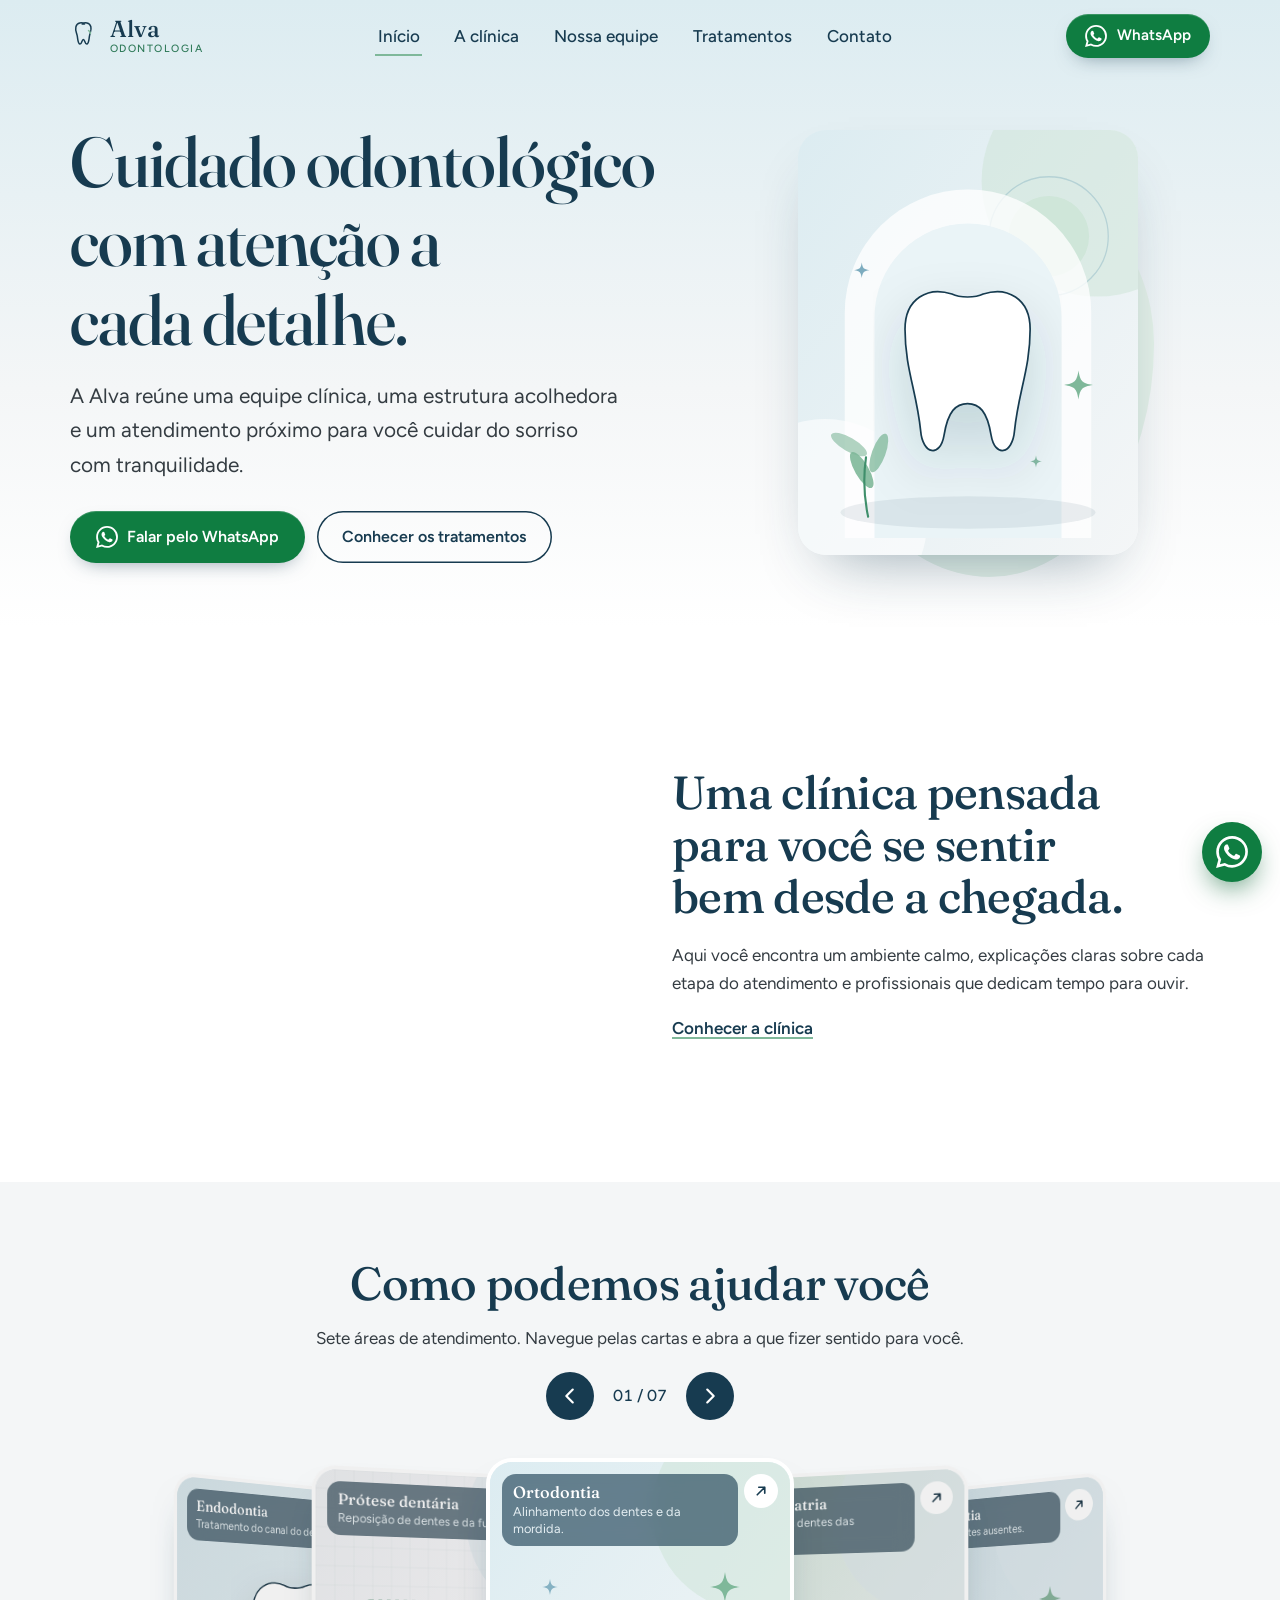
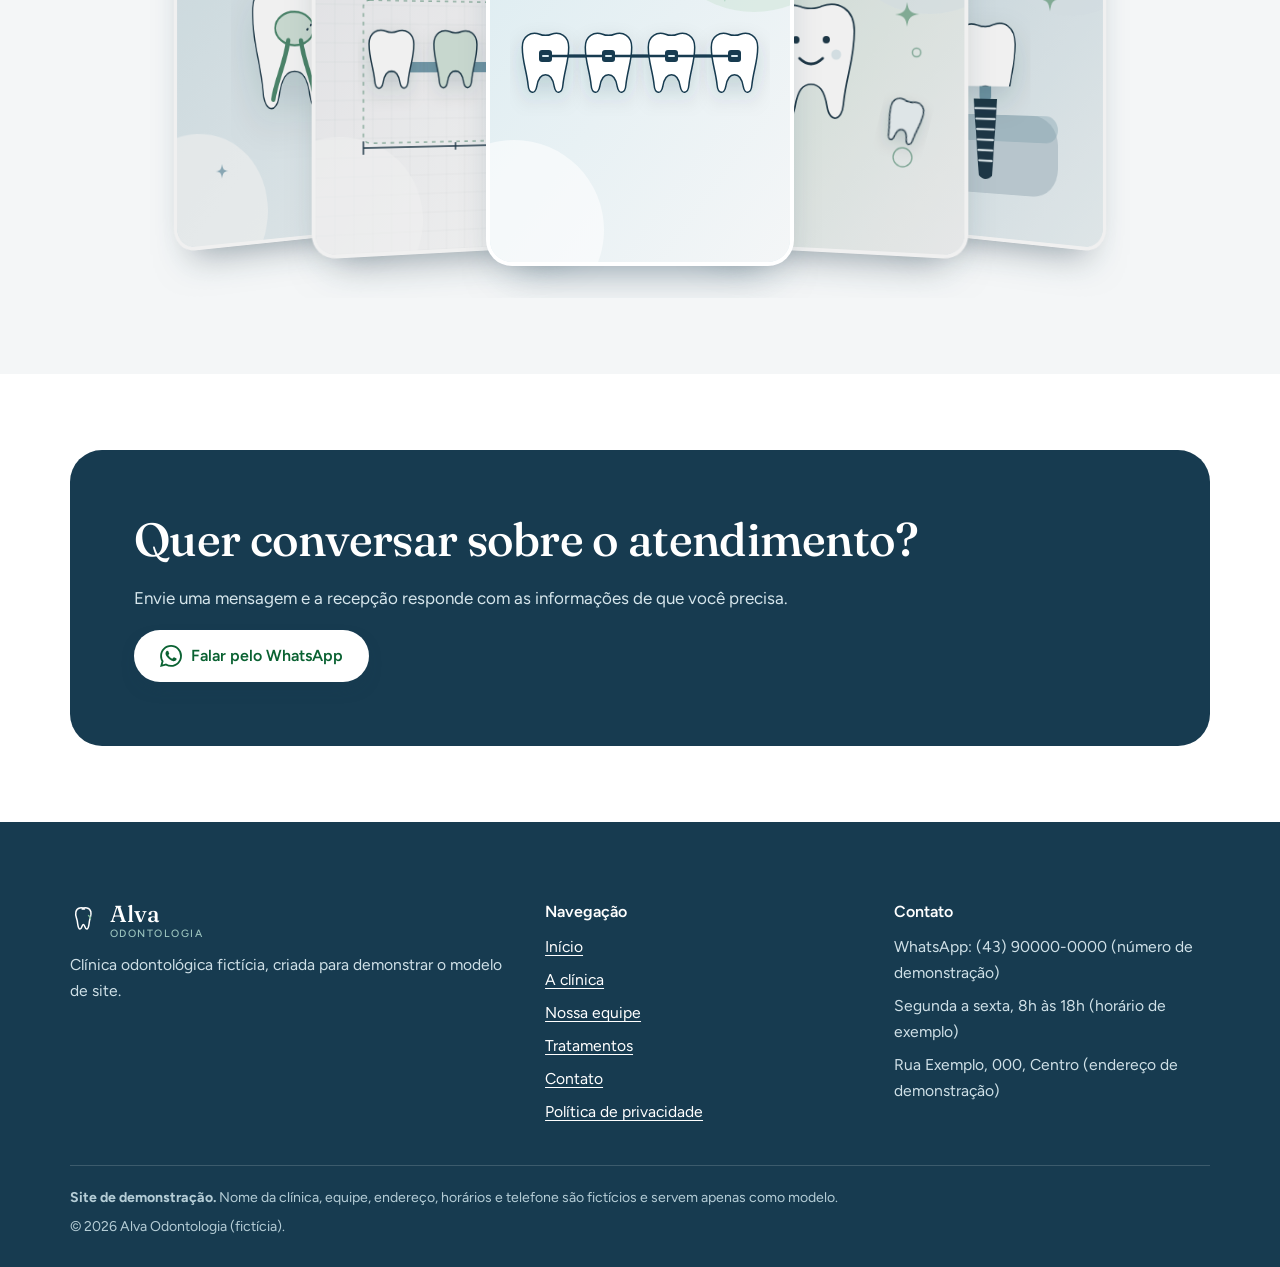
<file: index.html>
<!doctype html>
<html lang="pt-BR">
<head>
<meta charset="utf-8">
<meta name="viewport" content="width=device-width,initial-scale=1,viewport-fit=cover">
<title>Alva Odontologia | Clínica odontológica</title>
<meta name="description" content="Clínica odontológica com equipe especializada e atendimento acolhedor. Conheça a estrutura, os dentistas e os tratamentos, e fale pelo WhatsApp.">
<!-- DEMONSTRAÇÃO: remova a linha abaixo e o Disallow do robots.txt ao publicar o site real. -->
<meta name="robots" content="noindex,nofollow">
<meta name="theme-color" content="#FFFFFF">
<meta property="og:type" content="website">
<meta property="og:title" content="Alva Odontologia | Clínica odontológica">
<meta property="og:description" content="Clínica odontológica com equipe especializada e atendimento acolhedor. Conheça a estrutura, os dentistas e os tratamentos, e fale pelo WhatsApp.">
<meta property="og:image" content="img/og.png">
<meta property="og:locale" content="pt_BR">
<link rel="icon" href="img/favicon.svg" type="image/svg+xml">
<link rel="preconnect" href="https://fonts.googleapis.com"><link rel="preconnect" href="https://fonts.gstatic.com" crossorigin>
<link rel="stylesheet" href="https://fonts.googleapis.com/css2?family=Figtree:wght@400;500;600&family=Fraunces:opsz,wght@9..144,400;9..144,500&display=swap">
<link rel="stylesheet" href="css/site.css">
</head>
<body>
<a class="skip" href="#main">Ir para o conteúdo</a>
<header class="hd"><div class="wrap">
  <a class="logo" href="index.html" aria-label="Alva Odontologia, página inicial"><svg viewBox="0 0 40 50" aria-hidden="true"><path d="M20 3c-4-3-13-3-15 5-1.6 6 1.6 11 2.6 17 .8 5 1 13 4.6 13 3.2 0 3-8 5.8-8s2.600 8 5.800 8c3.600 0 3.800-8 4.600-13 1-6 4.200-11 2.600-17-2-8-11-8-15-5Z" fill="none" stroke="currentColor" stroke-width="2.6" stroke-linejoin="round" transform="translate(0 2) scale(.96)"/><path d="M26 16c2 1 3 3 3 5" stroke="#7FB89A" stroke-width="2.6" stroke-linecap="round" fill="none"/></svg><span>Alva<small>Odontologia</small></span></a>
  <nav class="nav" aria-label="Principal"><a href="index.html" aria-current="page">Início</a><a href="a-clinica.html">A clínica</a><a href="equipe.html">Nossa equipe</a><a href="tratamentos.html">Tratamentos</a><a href="contato.html">Contato</a></nav>
  <a class="btn wa" data-wa href="https://wa.me/5543900000000?text=Ol%C3%A1%21%20Conheci%20a%20cl%C3%ADnica%20pelo%20site%20e%20gostaria%20de%20obter%20mais%20informa%C3%A7%C3%B5es%20sobre%20os%20atendimentos." target="_blank" rel="noopener noreferrer"><svg viewBox="0 0 24 24" aria-hidden="true" focusable="false"><path d="M17.472 14.382c-.297-.149-1.758-.867-2.03-.967-.273-.099-.471-.148-.67.15-.197.297-.767.966-.94 1.164-.173.199-.347.223-.644.075-.297-.15-1.255-.463-2.39-1.475-.883-.788-1.48-1.761-1.653-2.059-.173-.297-.018-.458.13-.606.134-.133.298-.347.446-.52.149-.174.198-.298.298-.497.099-.198.05-.371-.025-.52-.075-.149-.669-1.612-.916-2.207-.242-.579-.487-.5-.669-.51-.173-.008-.371-.01-.57-.01-.198 0-.52.074-.792.372-.272.297-1.04 1.016-1.04 2.479 0 1.462 1.065 2.875 1.213 3.074.149.198 2.096 3.2 5.077 4.487.709.306 1.262.489 1.694.625.712.227 1.36.195 1.871.118.571-.085 1.758-.719 2.006-1.413.248-.694.248-1.289.173-1.413-.074-.124-.272-.198-.57-.347m-5.421 7.403h-.004a9.87 9.87 0 01-5.031-1.378l-.361-.214-3.741.982.998-3.648-.235-.374a9.86 9.86 0 01-1.51-5.26c.001-5.45 4.436-9.884 9.888-9.884 2.64 0 5.122 1.03 6.988 2.898a9.825 9.825 0 012.893 6.994c-.003 5.45-4.437 9.884-9.885 9.884m8.413-18.297A11.815 11.815 0 0012.05 0C5.495 0 .16 5.335.157 11.892c0 2.096.547 4.142 1.588 5.945L.057 24l6.305-1.654a11.882 11.882 0 005.683 1.448h.005c6.554 0 11.89-5.335 11.893-11.893a11.821 11.821 0 00-3.48-8.413Z"/></svg><span>WhatsApp</span></a>
  <button class="burger" type="button" aria-expanded="false" aria-controls="menu" aria-label="Abrir menu"><span></span></button>
</div></header>
<div class="drawer" id="menu"><a class="m" style="--n:0" href="index.html" aria-current="page">Início</a><a class="m" style="--n:1" href="a-clinica.html">A clínica</a><a class="m" style="--n:2" href="equipe.html">Nossa equipe</a><a class="m" style="--n:3" href="tratamentos.html">Tratamentos</a><a class="m" style="--n:4" href="contato.html">Contato</a><a class="btn wa" data-wa href="https://wa.me/5543900000000?text=Ol%C3%A1%21%20Conheci%20a%20cl%C3%ADnica%20pelo%20site%20e%20gostaria%20de%20obter%20mais%20informa%C3%A7%C3%B5es%20sobre%20os%20atendimentos." target="_blank" rel="noopener noreferrer"><svg viewBox="0 0 24 24" aria-hidden="true" focusable="false"><path d="M17.472 14.382c-.297-.149-1.758-.867-2.03-.967-.273-.099-.471-.148-.67.15-.197.297-.767.966-.94 1.164-.173.199-.347.223-.644.075-.297-.15-1.255-.463-2.39-1.475-.883-.788-1.48-1.761-1.653-2.059-.173-.297-.018-.458.13-.606.134-.133.298-.347.446-.52.149-.174.198-.298.298-.497.099-.198.05-.371-.025-.52-.075-.149-.669-1.612-.916-2.207-.242-.579-.487-.5-.669-.51-.173-.008-.371-.01-.57-.01-.198 0-.52.074-.792.372-.272.297-1.04 1.016-1.04 2.479 0 1.462 1.065 2.875 1.213 3.074.149.198 2.096 3.2 5.077 4.487.709.306 1.262.489 1.694.625.712.227 1.36.195 1.871.118.571-.085 1.758-.719 2.006-1.413.248-.694.248-1.289.173-1.413-.074-.124-.272-.198-.57-.347m-5.421 7.403h-.004a9.87 9.87 0 01-5.031-1.378l-.361-.214-3.741.982.998-3.648-.235-.374a9.86 9.86 0 01-1.51-5.26c.001-5.45 4.436-9.884 9.888-9.884 2.64 0 5.122 1.03 6.988 2.898a9.825 9.825 0 012.893 6.994c-.003 5.45-4.437 9.884-9.885 9.884m8.413-18.297A11.815 11.815 0 0012.05 0C5.495 0 .16 5.335.157 11.892c0 2.096.547 4.142 1.588 5.945L.057 24l6.305-1.654a11.882 11.882 0 005.683 1.448h.005c6.554 0 11.89-5.335 11.893-11.893a11.821 11.821 0 00-3.48-8.413Z"/></svg><span>Chamar no WhatsApp</span></a></div>
<main id="main">
<section class="hero"><div class="wrap">
  <div>
    <h1 class="rv">Cuidado odontológico com atenção a cada detalhe.</h1>
    <p class="lead rv" style="--d:120ms">A Alva reúne uma equipe clínica, uma estrutura acolhedora e um atendimento próximo para você cuidar do sorriso com tranquilidade.</p>
    <div class="btn-row rv" style="--d:240ms"><a class="btn wa" data-wa href="https://wa.me/5543900000000?text=Ol%C3%A1%21%20Conheci%20a%20cl%C3%ADnica%20pelo%20site%20e%20gostaria%20de%20obter%20mais%20informa%C3%A7%C3%B5es%20sobre%20os%20atendimentos." target="_blank" rel="noopener noreferrer"><svg viewBox="0 0 24 24" aria-hidden="true" focusable="false"><path d="M17.472 14.382c-.297-.149-1.758-.867-2.03-.967-.273-.099-.471-.148-.67.15-.197.297-.767.966-.94 1.164-.173.199-.347.223-.644.075-.297-.15-1.255-.463-2.39-1.475-.883-.788-1.48-1.761-1.653-2.059-.173-.297-.018-.458.13-.606.134-.133.298-.347.446-.52.149-.174.198-.298.298-.497.099-.198.05-.371-.025-.52-.075-.149-.669-1.612-.916-2.207-.242-.579-.487-.5-.669-.51-.173-.008-.371-.01-.57-.01-.198 0-.52.074-.792.372-.272.297-1.04 1.016-1.04 2.479 0 1.462 1.065 2.875 1.213 3.074.149.198 2.096 3.2 5.077 4.487.709.306 1.262.489 1.694.625.712.227 1.36.195 1.871.118.571-.085 1.758-.719 2.006-1.413.248-.694.248-1.289.173-1.413-.074-.124-.272-.198-.57-.347m-5.421 7.403h-.004a9.87 9.87 0 01-5.031-1.378l-.361-.214-3.741.982.998-3.648-.235-.374a9.86 9.86 0 01-1.51-5.26c.001-5.45 4.436-9.884 9.888-9.884 2.64 0 5.122 1.03 6.988 2.898a9.825 9.825 0 012.893 6.994c-.003 5.45-4.437 9.884-9.885 9.884m8.413-18.297A11.815 11.815 0 0012.05 0C5.495 0 .16 5.335.157 11.892c0 2.096.547 4.142 1.588 5.945L.057 24l6.305-1.654a11.882 11.882 0 005.683 1.448h.005c6.554 0 11.89-5.335 11.893-11.893a11.821 11.821 0 00-3.48-8.413Z"/></svg><span>Falar pelo WhatsApp</span></a><a class="btn ghost" href="tratamentos.html">Conhecer os tratamentos</a></div>
  </div>
  <div class="hero-art rv" style="--d:200ms"><img src="img/hero.svg" width="800" height="1000" alt="Ilustração de um dente protegido por uma moldura em arco, em tons de azul e verde" fetchpriority="high"></div>
</div></section>

<section class="band"><div class="wrap split">
  <div class="photo r43 rv-clip"><img src="img/recepcao.svg" width="960" height="720" alt="Ilustração da recepção da clínica, com balcão, planta e luminárias" loading="lazy"></div>
  <div class="stack rv">
    <h2>Uma clínica pensada para você se sentir bem desde a chegada.</h2>
    <p>Aqui você encontra um ambiente calmo, explicações claras sobre cada etapa do atendimento e profissionais que dedicam tempo para ouvir.</p>
    <a class="link" href="a-clinica.html">Conhecer a clínica</a>
  </div>
</div></section>

<section class="band tint"><div class="wrap">
  <div class="flow-head rv"><h2>Como podemos ajudar você</h2><p>Sete áreas de atendimento. Navegue pelas cartas e abra a que fizer sentido para você.</p>
    <div class="flow-ctl"><button type="button" class="fbtn" data-prev aria-label="Área anterior"><svg viewBox="0 0 24 24" aria-hidden="true"><path d="M15 5l-7 7 7 7" fill="none" stroke="currentColor" stroke-width="2.4" stroke-linecap="round" stroke-linejoin="round"/></svg></button><span class="fcount" data-count aria-live="polite">01 / 07</span><button type="button" class="fbtn" data-next aria-label="Próxima área"><svg viewBox="0 0 24 24" aria-hidden="true"><path d="M9 5l7 7-7 7" fill="none" stroke="currentColor" stroke-width="2.4" stroke-linecap="round" stroke-linejoin="round"/></svg></button></div>
  </div>
  <div class="flow" data-flow tabindex="0" aria-roledescription="carrossel" aria-label="Áreas de atendimento"><div class="flow-stage"><a class="fcard" href="tratamentos.html#ortodontia" style="--i:0"><img src="img/carta-ortodontia.svg" width="600" height="800" alt="" loading="lazy" draggable="false"><span class="fcap"><strong>Ortodontia</strong><span>Alinhamento dos dentes e da mordida.</span></span><span class="fgo" aria-hidden="true"><svg viewBox="0 0 24 24"><path d="M7 17L17 7M9 7h8v8" fill="none" stroke="currentColor" stroke-width="2.2" stroke-linecap="round" stroke-linejoin="round"/></svg></span></a><a class="fcard" href="tratamentos.html#odontopediatria" style="--i:1"><img src="img/carta-odontopediatria.svg" width="600" height="800" alt="" loading="lazy" draggable="false"><span class="fcap"><strong>Odontopediatria</strong><span>Cuidado com os dentes das crianças.</span></span><span class="fgo" aria-hidden="true"><svg viewBox="0 0 24 24"><path d="M7 17L17 7M9 7h8v8" fill="none" stroke="currentColor" stroke-width="2.2" stroke-linecap="round" stroke-linejoin="round"/></svg></span></a><a class="fcard" href="tratamentos.html#implantodontia" style="--i:2"><img src="img/carta-implantodontia.svg" width="600" height="800" alt="" loading="lazy" draggable="false"><span class="fcap"><strong>Implantodontia</strong><span>Reposição de dentes ausentes.</span></span><span class="fgo" aria-hidden="true"><svg viewBox="0 0 24 24"><path d="M7 17L17 7M9 7h8v8" fill="none" stroke="currentColor" stroke-width="2.2" stroke-linecap="round" stroke-linejoin="round"/></svg></span></a><a class="fcard" href="tratamentos.html#clinica-geral" style="--i:3"><img src="img/carta-clinica-geral.svg" width="600" height="800" alt="" loading="lazy" draggable="false"><span class="fcap"><strong>Clínica geral</strong><span>Avaliação, prevenção e tratamento.</span></span><span class="fgo" aria-hidden="true"><svg viewBox="0 0 24 24"><path d="M7 17L17 7M9 7h8v8" fill="none" stroke="currentColor" stroke-width="2.2" stroke-linecap="round" stroke-linejoin="round"/></svg></span></a><a class="fcard" href="tratamentos.html#estetica-dental" style="--i:4"><img src="img/carta-estetica.svg" width="600" height="800" alt="" loading="lazy" draggable="false"><span class="fcap"><strong>Estética dental</strong><span>Harmonia do sorriso com saúde.</span></span><span class="fgo" aria-hidden="true"><svg viewBox="0 0 24 24"><path d="M7 17L17 7M9 7h8v8" fill="none" stroke="currentColor" stroke-width="2.2" stroke-linecap="round" stroke-linejoin="round"/></svg></span></a><a class="fcard" href="tratamentos.html#endodontia" style="--i:5"><img src="img/carta-endodontia.svg" width="600" height="800" alt="" loading="lazy" draggable="false"><span class="fcap"><strong>Endodontia</strong><span>Tratamento do canal do dente.</span></span><span class="fgo" aria-hidden="true"><svg viewBox="0 0 24 24"><path d="M7 17L17 7M9 7h8v8" fill="none" stroke="currentColor" stroke-width="2.2" stroke-linecap="round" stroke-linejoin="round"/></svg></span></a><a class="fcard" href="tratamentos.html#protese-dentaria" style="--i:6"><img src="img/carta-protese.svg" width="600" height="800" alt="" loading="lazy" draggable="false"><span class="fcap"><strong>Prótese dentária</strong><span>Reposição de dentes e da função.</span></span><span class="fgo" aria-hidden="true"><svg viewBox="0 0 24 24"><path d="M7 17L17 7M9 7h8v8" fill="none" stroke="currentColor" stroke-width="2.2" stroke-linecap="round" stroke-linejoin="round"/></svg></span></a></div></div>
</div></section>

<section class="band"><div class="wrap"><div class="cta rv">
  <h2>Quer conversar sobre o atendimento?</h2><p>Envie uma mensagem e a recepção responde com as informações de que você precisa.</p><a class="btn wa" data-wa href="https://wa.me/5543900000000?text=Ol%C3%A1%21%20Conheci%20a%20cl%C3%ADnica%20pelo%20site%20e%20gostaria%20de%20obter%20mais%20informa%C3%A7%C3%B5es%20sobre%20os%20atendimentos." target="_blank" rel="noopener noreferrer"><svg viewBox="0 0 24 24" aria-hidden="true" focusable="false"><path d="M17.472 14.382c-.297-.149-1.758-.867-2.03-.967-.273-.099-.471-.148-.67.15-.197.297-.767.966-.94 1.164-.173.199-.347.223-.644.075-.297-.15-1.255-.463-2.39-1.475-.883-.788-1.48-1.761-1.653-2.059-.173-.297-.018-.458.13-.606.134-.133.298-.347.446-.52.149-.174.198-.298.298-.497.099-.198.05-.371-.025-.52-.075-.149-.669-1.612-.916-2.207-.242-.579-.487-.5-.669-.51-.173-.008-.371-.01-.57-.01-.198 0-.52.074-.792.372-.272.297-1.04 1.016-1.04 2.479 0 1.462 1.065 2.875 1.213 3.074.149.198 2.096 3.2 5.077 4.487.709.306 1.262.489 1.694.625.712.227 1.36.195 1.871.118.571-.085 1.758-.719 2.006-1.413.248-.694.248-1.289.173-1.413-.074-.124-.272-.198-.57-.347m-5.421 7.403h-.004a9.87 9.87 0 01-5.031-1.378l-.361-.214-3.741.982.998-3.648-.235-.374a9.86 9.86 0 01-1.51-5.26c.001-5.45 4.436-9.884 9.888-9.884 2.64 0 5.122 1.03 6.988 2.898a9.825 9.825 0 012.893 6.994c-.003 5.45-4.437 9.884-9.885 9.884m8.413-18.297A11.815 11.815 0 0012.05 0C5.495 0 .16 5.335.157 11.892c0 2.096.547 4.142 1.588 5.945L.057 24l6.305-1.654a11.882 11.882 0 005.683 1.448h.005c6.554 0 11.89-5.335 11.893-11.893a11.821 11.821 0 00-3.48-8.413Z"/></svg><span>Falar pelo WhatsApp</span></a>
</div></div></section>
</main>
<footer class="ft"><div class="wrap">
  <div class="cols">
    <div><a class="logo" href="index.html"><svg viewBox="0 0 40 50" aria-hidden="true"><path d="M20 3c-4-3-13-3-15 5-1.6 6 1.6 11 2.6 17 .8 5 1 13 4.6 13 3.2 0 3-8 5.8-8s2.600 8 5.800 8c3.600 0 3.800-8 4.600-13 1-6 4.200-11 2.600-17-2-8-11-8-15-5Z" fill="none" stroke="currentColor" stroke-width="2.6" stroke-linejoin="round" transform="translate(0 2) scale(.96)"/><path d="M26 16c2 1 3 3 3 5" stroke="#7FB89A" stroke-width="2.6" stroke-linecap="round" fill="none"/></svg><span>Alva<small>Odontologia</small></span></a>
      <p>Clínica odontológica fictícia, criada para demonstrar o modelo de site.</p></div>
    <div><h3>Navegação</h3><ul><li><a href="index.html">Início</a></li><li><a href="a-clinica.html">A clínica</a></li><li><a href="equipe.html">Nossa equipe</a></li><li><a href="tratamentos.html">Tratamentos</a></li><li><a href="contato.html">Contato</a></li><li><a href="privacidade.html">Política de privacidade</a></li></ul></div>
    <div><h3>Contato</h3><ul>
      <li>WhatsApp: <span data-wa-text>(43) 90000-0000 (número de demonstração)</span></li>
      <li>Segunda a sexta, 8h às 18h (horário de exemplo)</li>
      <li>Rua Exemplo, 000, Centro (endereço de demonstração)</li></ul></div>
  </div>
  <div class="fine"><p><strong>Site de demonstração.</strong> Nome da clínica, equipe, endereço, horários e telefone são fictícios e servem apenas como modelo.</p>
  <p>© <span data-year>2026</span> Alva Odontologia (fictícia).</p></div>
</div></footer>
<a class="wa-float" data-wa href="https://wa.me/5543900000000?text=Ol%C3%A1%21%20Conheci%20a%20cl%C3%ADnica%20pelo%20site%20e%20gostaria%20de%20obter%20mais%20informa%C3%A7%C3%B5es%20sobre%20os%20atendimentos." target="_blank" rel="noopener noreferrer" aria-label="Conversar pelo WhatsApp"><svg viewBox="0 0 24 24" aria-hidden="true" focusable="false"><path d="M17.472 14.382c-.297-.149-1.758-.867-2.03-.967-.273-.099-.471-.148-.67.15-.197.297-.767.966-.94 1.164-.173.199-.347.223-.644.075-.297-.15-1.255-.463-2.39-1.475-.883-.788-1.48-1.761-1.653-2.059-.173-.297-.018-.458.13-.606.134-.133.298-.347.446-.52.149-.174.198-.298.298-.497.099-.198.05-.371-.025-.52-.075-.149-.669-1.612-.916-2.207-.242-.579-.487-.5-.669-.51-.173-.008-.371-.01-.57-.01-.198 0-.52.074-.792.372-.272.297-1.04 1.016-1.04 2.479 0 1.462 1.065 2.875 1.213 3.074.149.198 2.096 3.2 5.077 4.487.709.306 1.262.489 1.694.625.712.227 1.36.195 1.871.118.571-.085 1.758-.719 2.006-1.413.248-.694.248-1.289.173-1.413-.074-.124-.272-.198-.57-.347m-5.421 7.403h-.004a9.87 9.87 0 01-5.031-1.378l-.361-.214-3.741.982.998-3.648-.235-.374a9.86 9.86 0 01-1.51-5.26c.001-5.45 4.436-9.884 9.888-9.884 2.64 0 5.122 1.03 6.988 2.898a9.825 9.825 0 012.893 6.994c-.003 5.45-4.437 9.884-9.885 9.884m8.413-18.297A11.815 11.815 0 0012.05 0C5.495 0 .16 5.335.157 11.892c0 2.096.547 4.142 1.588 5.945L.057 24l6.305-1.654a11.882 11.882 0 005.683 1.448h.005c6.554 0 11.89-5.335 11.893-11.893a11.821 11.821 0 00-3.48-8.413Z"/></svg></a>
<script src="js/config.js"></script>
<script src="js/site.js"></script>
</body>
</html>
</file>
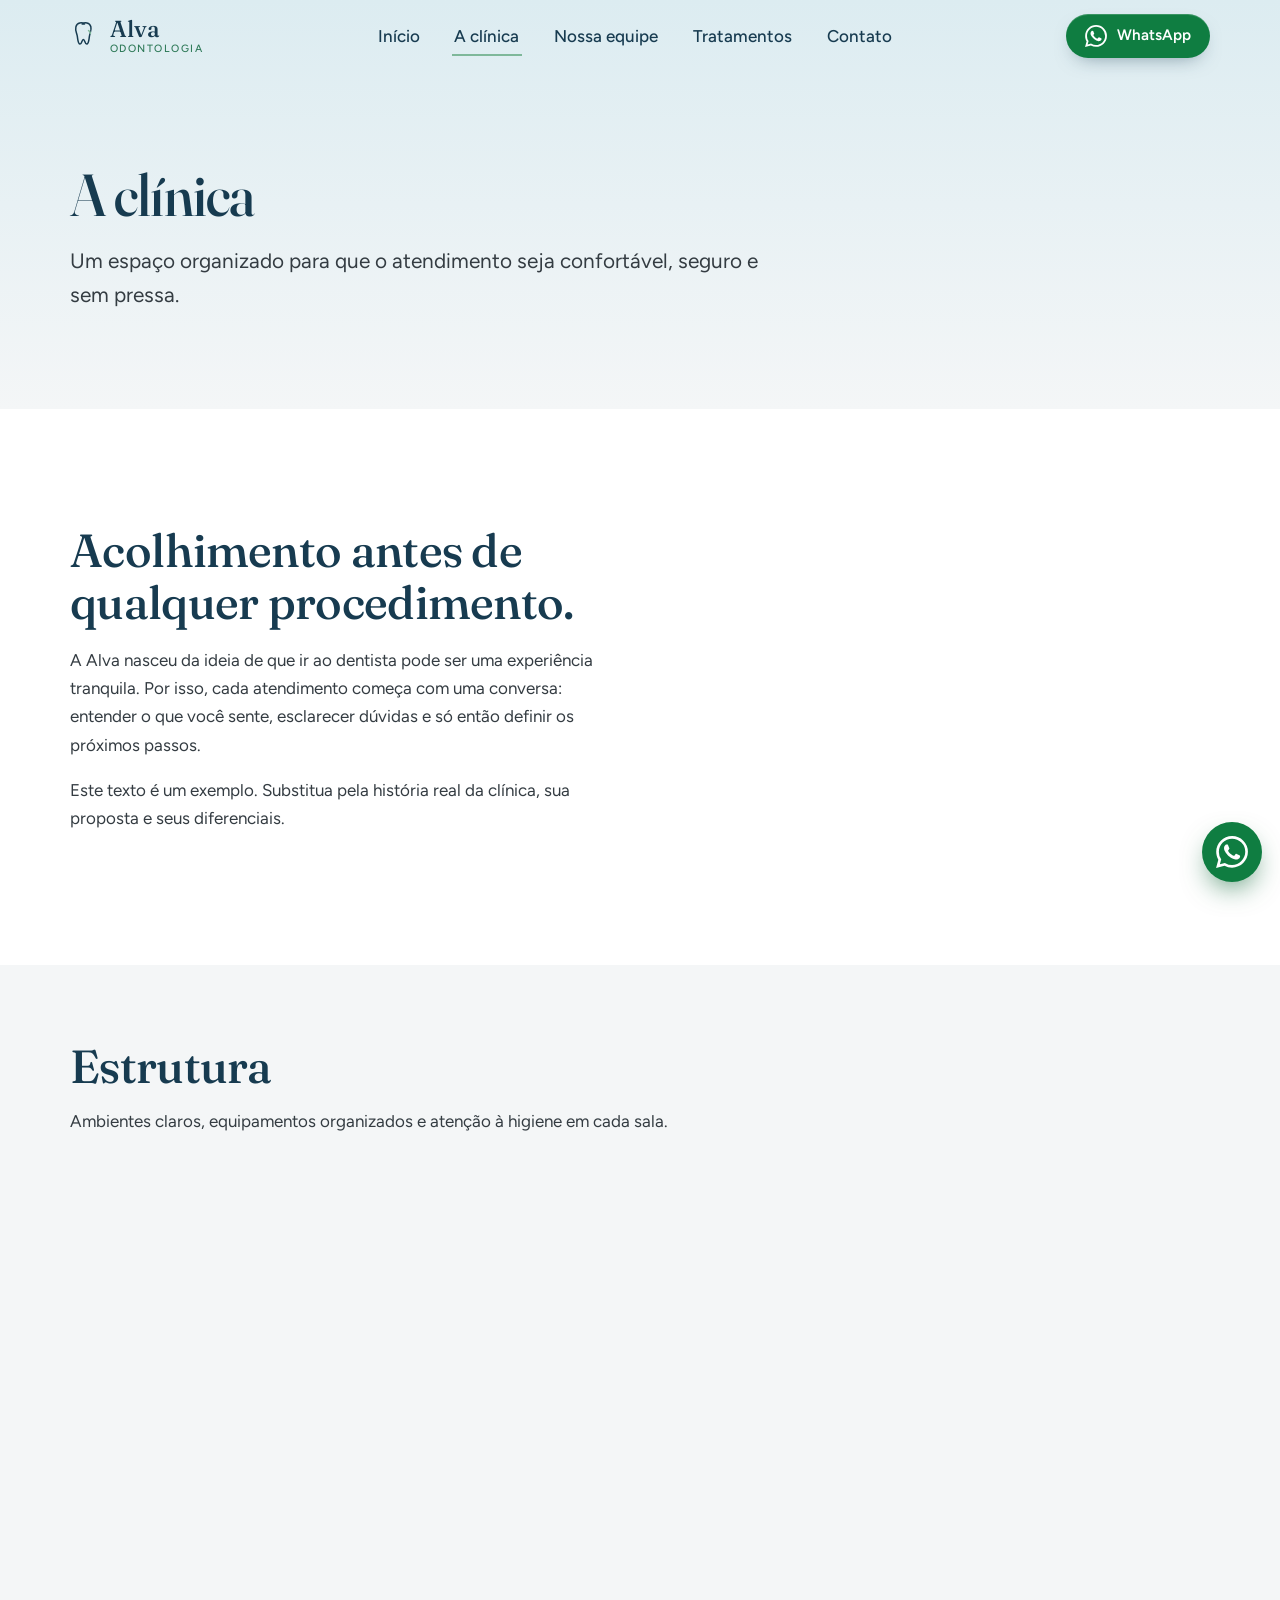
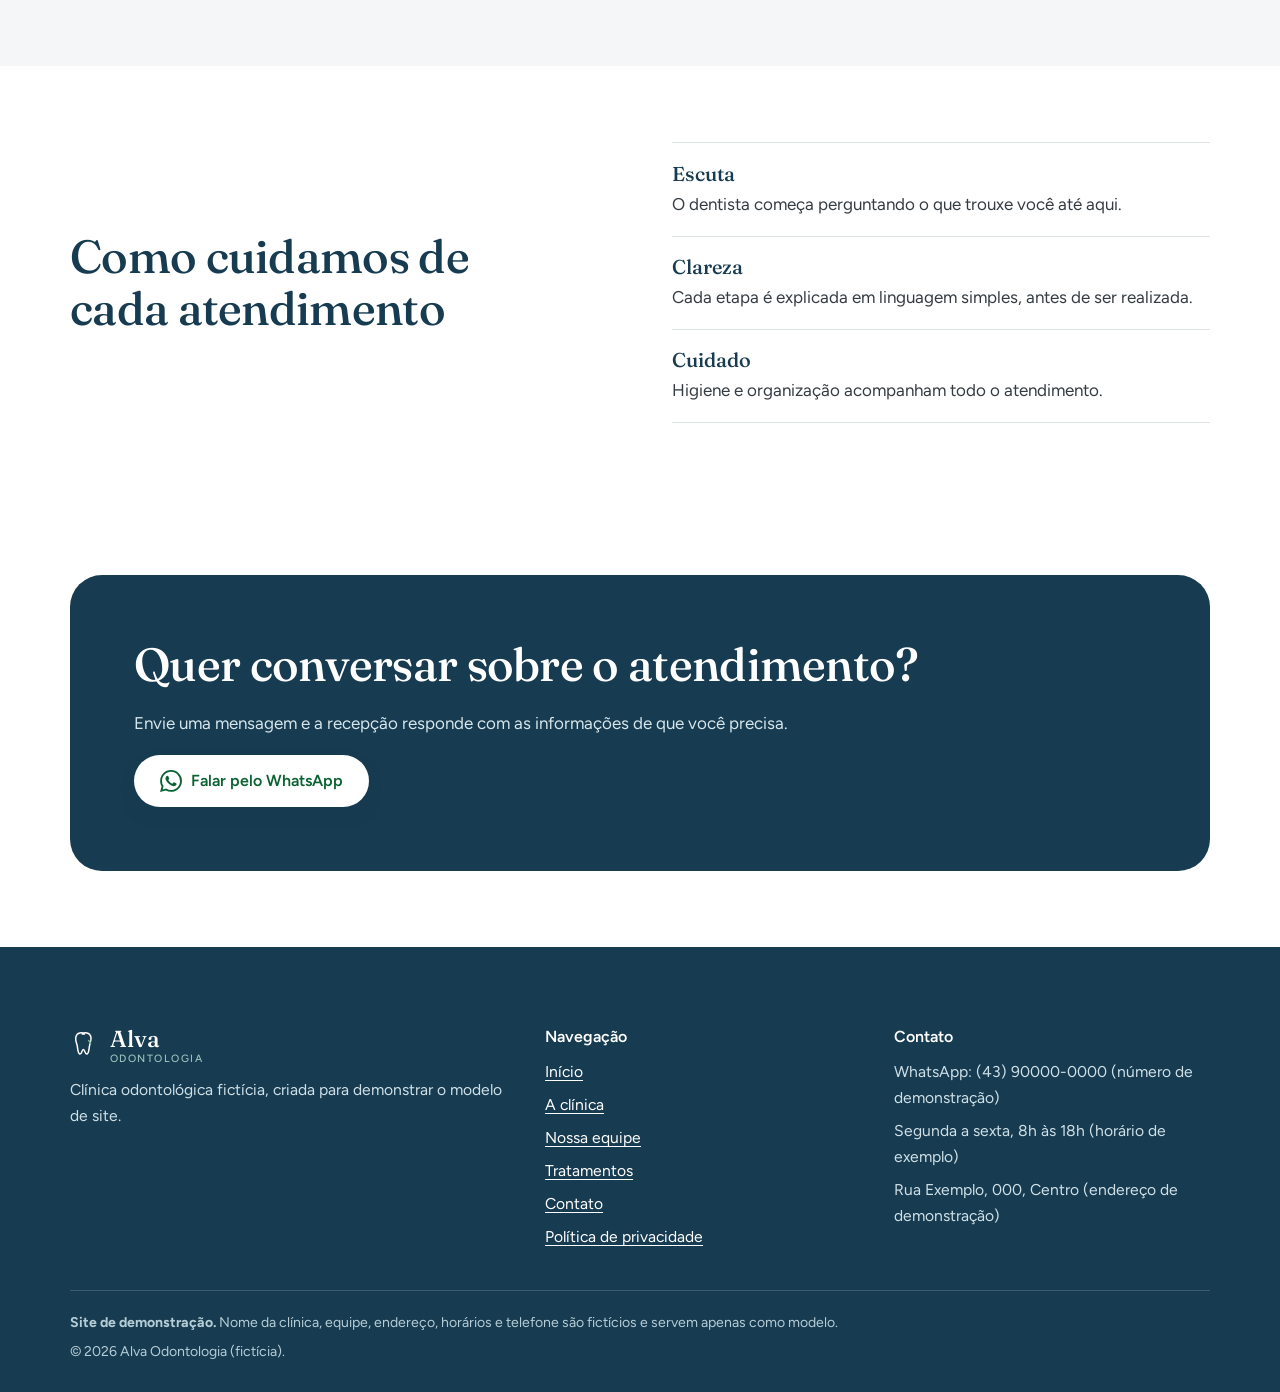
<file: a-clinica.html>
<!doctype html>
<html lang="pt-BR">
<head>
<meta charset="utf-8">
<meta name="viewport" content="width=device-width,initial-scale=1,viewport-fit=cover">
<title>A clínica | Alva Odontologia</title>
<meta name="description" content="Conheça a estrutura e a proposta de atendimento da Alva Odontologia: ambientes acolhedores, equipe atenciosa e explicações claras em cada etapa.">
<!-- DEMONSTRAÇÃO: remova a linha abaixo e o Disallow do robots.txt ao publicar o site real. -->
<meta name="robots" content="noindex,nofollow">
<meta name="theme-color" content="#FFFFFF">
<meta property="og:type" content="website">
<meta property="og:title" content="A clínica | Alva Odontologia">
<meta property="og:description" content="Conheça a estrutura e a proposta de atendimento da Alva Odontologia: ambientes acolhedores, equipe atenciosa e explicações claras em cada etapa.">
<meta property="og:image" content="img/og.png">
<meta property="og:locale" content="pt_BR">
<link rel="icon" href="img/favicon.svg" type="image/svg+xml">
<link rel="preconnect" href="https://fonts.googleapis.com"><link rel="preconnect" href="https://fonts.gstatic.com" crossorigin>
<link rel="stylesheet" href="https://fonts.googleapis.com/css2?family=Figtree:wght@400;500;600&family=Fraunces:opsz,wght@9..144,400;9..144,500&display=swap">
<link rel="stylesheet" href="css/site.css">
</head>
<body>
<a class="skip" href="#main">Ir para o conteúdo</a>
<header class="hd"><div class="wrap">
  <a class="logo" href="index.html" aria-label="Alva Odontologia, página inicial"><svg viewBox="0 0 40 50" aria-hidden="true"><path d="M20 3c-4-3-13-3-15 5-1.6 6 1.6 11 2.6 17 .8 5 1 13 4.6 13 3.2 0 3-8 5.8-8s2.600 8 5.800 8c3.600 0 3.800-8 4.600-13 1-6 4.200-11 2.600-17-2-8-11-8-15-5Z" fill="none" stroke="currentColor" stroke-width="2.6" stroke-linejoin="round" transform="translate(0 2) scale(.96)"/><path d="M26 16c2 1 3 3 3 5" stroke="#7FB89A" stroke-width="2.6" stroke-linecap="round" fill="none"/></svg><span>Alva<small>Odontologia</small></span></a>
  <nav class="nav" aria-label="Principal"><a href="index.html">Início</a><a href="a-clinica.html" aria-current="page">A clínica</a><a href="equipe.html">Nossa equipe</a><a href="tratamentos.html">Tratamentos</a><a href="contato.html">Contato</a></nav>
  <a class="btn wa" data-wa href="https://wa.me/5543900000000?text=Ol%C3%A1%21%20Conheci%20a%20cl%C3%ADnica%20pelo%20site%20e%20gostaria%20de%20obter%20mais%20informa%C3%A7%C3%B5es%20sobre%20os%20atendimentos." target="_blank" rel="noopener noreferrer"><svg viewBox="0 0 24 24" aria-hidden="true" focusable="false"><path d="M17.472 14.382c-.297-.149-1.758-.867-2.03-.967-.273-.099-.471-.148-.67.15-.197.297-.767.966-.94 1.164-.173.199-.347.223-.644.075-.297-.15-1.255-.463-2.39-1.475-.883-.788-1.48-1.761-1.653-2.059-.173-.297-.018-.458.13-.606.134-.133.298-.347.446-.52.149-.174.198-.298.298-.497.099-.198.05-.371-.025-.52-.075-.149-.669-1.612-.916-2.207-.242-.579-.487-.5-.669-.51-.173-.008-.371-.01-.57-.01-.198 0-.52.074-.792.372-.272.297-1.04 1.016-1.04 2.479 0 1.462 1.065 2.875 1.213 3.074.149.198 2.096 3.2 5.077 4.487.709.306 1.262.489 1.694.625.712.227 1.36.195 1.871.118.571-.085 1.758-.719 2.006-1.413.248-.694.248-1.289.173-1.413-.074-.124-.272-.198-.57-.347m-5.421 7.403h-.004a9.87 9.87 0 01-5.031-1.378l-.361-.214-3.741.982.998-3.648-.235-.374a9.86 9.86 0 01-1.51-5.26c.001-5.45 4.436-9.884 9.888-9.884 2.64 0 5.122 1.03 6.988 2.898a9.825 9.825 0 012.893 6.994c-.003 5.45-4.437 9.884-9.885 9.884m8.413-18.297A11.815 11.815 0 0012.05 0C5.495 0 .16 5.335.157 11.892c0 2.096.547 4.142 1.588 5.945L.057 24l6.305-1.654a11.882 11.882 0 005.683 1.448h.005c6.554 0 11.89-5.335 11.893-11.893a11.821 11.821 0 00-3.48-8.413Z"/></svg><span>WhatsApp</span></a>
  <button class="burger" type="button" aria-expanded="false" aria-controls="menu" aria-label="Abrir menu"><span></span></button>
</div></header>
<div class="drawer" id="menu"><a class="m" style="--n:0" href="index.html">Início</a><a class="m" style="--n:1" href="a-clinica.html" aria-current="page">A clínica</a><a class="m" style="--n:2" href="equipe.html">Nossa equipe</a><a class="m" style="--n:3" href="tratamentos.html">Tratamentos</a><a class="m" style="--n:4" href="contato.html">Contato</a><a class="btn wa" data-wa href="https://wa.me/5543900000000?text=Ol%C3%A1%21%20Conheci%20a%20cl%C3%ADnica%20pelo%20site%20e%20gostaria%20de%20obter%20mais%20informa%C3%A7%C3%B5es%20sobre%20os%20atendimentos." target="_blank" rel="noopener noreferrer"><svg viewBox="0 0 24 24" aria-hidden="true" focusable="false"><path d="M17.472 14.382c-.297-.149-1.758-.867-2.03-.967-.273-.099-.471-.148-.67.15-.197.297-.767.966-.94 1.164-.173.199-.347.223-.644.075-.297-.15-1.255-.463-2.39-1.475-.883-.788-1.48-1.761-1.653-2.059-.173-.297-.018-.458.13-.606.134-.133.298-.347.446-.52.149-.174.198-.298.298-.497.099-.198.05-.371-.025-.52-.075-.149-.669-1.612-.916-2.207-.242-.579-.487-.5-.669-.51-.173-.008-.371-.01-.57-.01-.198 0-.52.074-.792.372-.272.297-1.04 1.016-1.04 2.479 0 1.462 1.065 2.875 1.213 3.074.149.198 2.096 3.2 5.077 4.487.709.306 1.262.489 1.694.625.712.227 1.36.195 1.871.118.571-.085 1.758-.719 2.006-1.413.248-.694.248-1.289.173-1.413-.074-.124-.272-.198-.57-.347m-5.421 7.403h-.004a9.87 9.87 0 01-5.031-1.378l-.361-.214-3.741.982.998-3.648-.235-.374a9.86 9.86 0 01-1.51-5.26c.001-5.45 4.436-9.884 9.888-9.884 2.64 0 5.122 1.03 6.988 2.898a9.825 9.825 0 012.893 6.994c-.003 5.45-4.437 9.884-9.885 9.884m8.413-18.297A11.815 11.815 0 0012.05 0C5.495 0 .16 5.335.157 11.892c0 2.096.547 4.142 1.588 5.945L.057 24l6.305-1.654a11.882 11.882 0 005.683 1.448h.005c6.554 0 11.89-5.335 11.893-11.893a11.821 11.821 0 00-3.48-8.413Z"/></svg><span>Chamar no WhatsApp</span></a></div>
<main id="main">
<section class="page-hero"><div class="wrap"><h1 class="rv">A clínica</h1>
  <p class="lead rv" style="--d:100ms">Um espaço organizado para que o atendimento seja confortável, seguro e sem pressa.</p></div></section>

<section class="band"><div class="wrap split">
  <div class="stack rv">
    <h2>Acolhimento antes de qualquer procedimento.</h2>
    <p>A Alva nasceu da ideia de que ir ao dentista pode ser uma experiência tranquila. Por isso, cada atendimento começa com uma conversa: entender o que você sente, esclarecer dúvidas e só então definir os próximos passos.</p>
    <p>Este texto é um exemplo. Substitua pela história real da clínica, sua proposta e seus diferenciais.</p>
  </div>
  <div class="photo r43 rv-clip"><img src="img/recepcao.svg" width="960" height="720" alt="Ilustração da recepção da clínica" loading="lazy"></div>
</div></section>

<section class="band tint"><div class="wrap">
  <div class="sec-head rv"><h2>Estrutura</h2><p>Ambientes claros, equipamentos organizados e atenção à higiene em cada sala.</p></div>
  <div class="split">
    <div class="photo r43 rv-clip"><img src="img/consultorio-1.svg" width="960" height="720" alt="Ilustração de um consultório com cadeira odontológica e armário" loading="lazy"></div>
    <div class="photo r43 rv-clip" style="--d:140ms"><img src="img/consultorio-2.svg" width="960" height="720" alt="Ilustração de outro consultório com monitor de exames e bancada" loading="lazy"></div>
  </div>
</div></section>

<section class="band"><div class="wrap split">
  <h2 class="rv">Como cuidamos de cada atendimento</h2>
  <ul class="plain rv">
    <li><strong>Escuta</strong><span>O dentista começa perguntando o que trouxe você até aqui.</span></li>
    <li><strong>Clareza</strong><span>Cada etapa é explicada em linguagem simples, antes de ser realizada.</span></li>
    <li><strong>Cuidado</strong><span>Higiene e organização acompanham todo o atendimento.</span></li>
  </ul>
</div></section>
<section class="band"><div class="wrap"><div class="cta rv">
  <h2>Quer conversar sobre o atendimento?</h2><p>Envie uma mensagem e a recepção responde com as informações de que você precisa.</p><a class="btn wa" data-wa href="https://wa.me/5543900000000?text=Ol%C3%A1%21%20Conheci%20a%20cl%C3%ADnica%20pelo%20site%20e%20gostaria%20de%20obter%20mais%20informa%C3%A7%C3%B5es%20sobre%20os%20atendimentos." target="_blank" rel="noopener noreferrer"><svg viewBox="0 0 24 24" aria-hidden="true" focusable="false"><path d="M17.472 14.382c-.297-.149-1.758-.867-2.03-.967-.273-.099-.471-.148-.67.15-.197.297-.767.966-.94 1.164-.173.199-.347.223-.644.075-.297-.15-1.255-.463-2.39-1.475-.883-.788-1.48-1.761-1.653-2.059-.173-.297-.018-.458.13-.606.134-.133.298-.347.446-.52.149-.174.198-.298.298-.497.099-.198.05-.371-.025-.52-.075-.149-.669-1.612-.916-2.207-.242-.579-.487-.5-.669-.51-.173-.008-.371-.01-.57-.01-.198 0-.52.074-.792.372-.272.297-1.04 1.016-1.04 2.479 0 1.462 1.065 2.875 1.213 3.074.149.198 2.096 3.2 5.077 4.487.709.306 1.262.489 1.694.625.712.227 1.36.195 1.871.118.571-.085 1.758-.719 2.006-1.413.248-.694.248-1.289.173-1.413-.074-.124-.272-.198-.57-.347m-5.421 7.403h-.004a9.87 9.87 0 01-5.031-1.378l-.361-.214-3.741.982.998-3.648-.235-.374a9.86 9.86 0 01-1.51-5.26c.001-5.45 4.436-9.884 9.888-9.884 2.64 0 5.122 1.03 6.988 2.898a9.825 9.825 0 012.893 6.994c-.003 5.45-4.437 9.884-9.885 9.884m8.413-18.297A11.815 11.815 0 0012.05 0C5.495 0 .16 5.335.157 11.892c0 2.096.547 4.142 1.588 5.945L.057 24l6.305-1.654a11.882 11.882 0 005.683 1.448h.005c6.554 0 11.89-5.335 11.893-11.893a11.821 11.821 0 00-3.48-8.413Z"/></svg><span>Falar pelo WhatsApp</span></a>
</div></div></section>
</main>
<footer class="ft"><div class="wrap">
  <div class="cols">
    <div><a class="logo" href="index.html"><svg viewBox="0 0 40 50" aria-hidden="true"><path d="M20 3c-4-3-13-3-15 5-1.6 6 1.6 11 2.6 17 .8 5 1 13 4.6 13 3.2 0 3-8 5.8-8s2.600 8 5.800 8c3.600 0 3.800-8 4.600-13 1-6 4.200-11 2.600-17-2-8-11-8-15-5Z" fill="none" stroke="currentColor" stroke-width="2.6" stroke-linejoin="round" transform="translate(0 2) scale(.96)"/><path d="M26 16c2 1 3 3 3 5" stroke="#7FB89A" stroke-width="2.6" stroke-linecap="round" fill="none"/></svg><span>Alva<small>Odontologia</small></span></a>
      <p>Clínica odontológica fictícia, criada para demonstrar o modelo de site.</p></div>
    <div><h3>Navegação</h3><ul><li><a href="index.html">Início</a></li><li><a href="a-clinica.html">A clínica</a></li><li><a href="equipe.html">Nossa equipe</a></li><li><a href="tratamentos.html">Tratamentos</a></li><li><a href="contato.html">Contato</a></li><li><a href="privacidade.html">Política de privacidade</a></li></ul></div>
    <div><h3>Contato</h3><ul>
      <li>WhatsApp: <span data-wa-text>(43) 90000-0000 (número de demonstração)</span></li>
      <li>Segunda a sexta, 8h às 18h (horário de exemplo)</li>
      <li>Rua Exemplo, 000, Centro (endereço de demonstração)</li></ul></div>
  </div>
  <div class="fine"><p><strong>Site de demonstração.</strong> Nome da clínica, equipe, endereço, horários e telefone são fictícios e servem apenas como modelo.</p>
  <p>© <span data-year>2026</span> Alva Odontologia (fictícia).</p></div>
</div></footer>
<a class="wa-float" data-wa href="https://wa.me/5543900000000?text=Ol%C3%A1%21%20Conheci%20a%20cl%C3%ADnica%20pelo%20site%20e%20gostaria%20de%20obter%20mais%20informa%C3%A7%C3%B5es%20sobre%20os%20atendimentos." target="_blank" rel="noopener noreferrer" aria-label="Conversar pelo WhatsApp"><svg viewBox="0 0 24 24" aria-hidden="true" focusable="false"><path d="M17.472 14.382c-.297-.149-1.758-.867-2.03-.967-.273-.099-.471-.148-.67.15-.197.297-.767.966-.94 1.164-.173.199-.347.223-.644.075-.297-.15-1.255-.463-2.39-1.475-.883-.788-1.48-1.761-1.653-2.059-.173-.297-.018-.458.13-.606.134-.133.298-.347.446-.52.149-.174.198-.298.298-.497.099-.198.05-.371-.025-.52-.075-.149-.669-1.612-.916-2.207-.242-.579-.487-.5-.669-.51-.173-.008-.371-.01-.57-.01-.198 0-.52.074-.792.372-.272.297-1.04 1.016-1.04 2.479 0 1.462 1.065 2.875 1.213 3.074.149.198 2.096 3.2 5.077 4.487.709.306 1.262.489 1.694.625.712.227 1.36.195 1.871.118.571-.085 1.758-.719 2.006-1.413.248-.694.248-1.289.173-1.413-.074-.124-.272-.198-.57-.347m-5.421 7.403h-.004a9.87 9.87 0 01-5.031-1.378l-.361-.214-3.741.982.998-3.648-.235-.374a9.86 9.86 0 01-1.51-5.26c.001-5.45 4.436-9.884 9.888-9.884 2.64 0 5.122 1.03 6.988 2.898a9.825 9.825 0 012.893 6.994c-.003 5.45-4.437 9.884-9.885 9.884m8.413-18.297A11.815 11.815 0 0012.05 0C5.495 0 .16 5.335.157 11.892c0 2.096.547 4.142 1.588 5.945L.057 24l6.305-1.654a11.882 11.882 0 005.683 1.448h.005c6.554 0 11.89-5.335 11.893-11.893a11.821 11.821 0 00-3.48-8.413Z"/></svg></a>
<script src="js/config.js"></script>
<script src="js/site.js"></script>
</body>
</html>
</file>
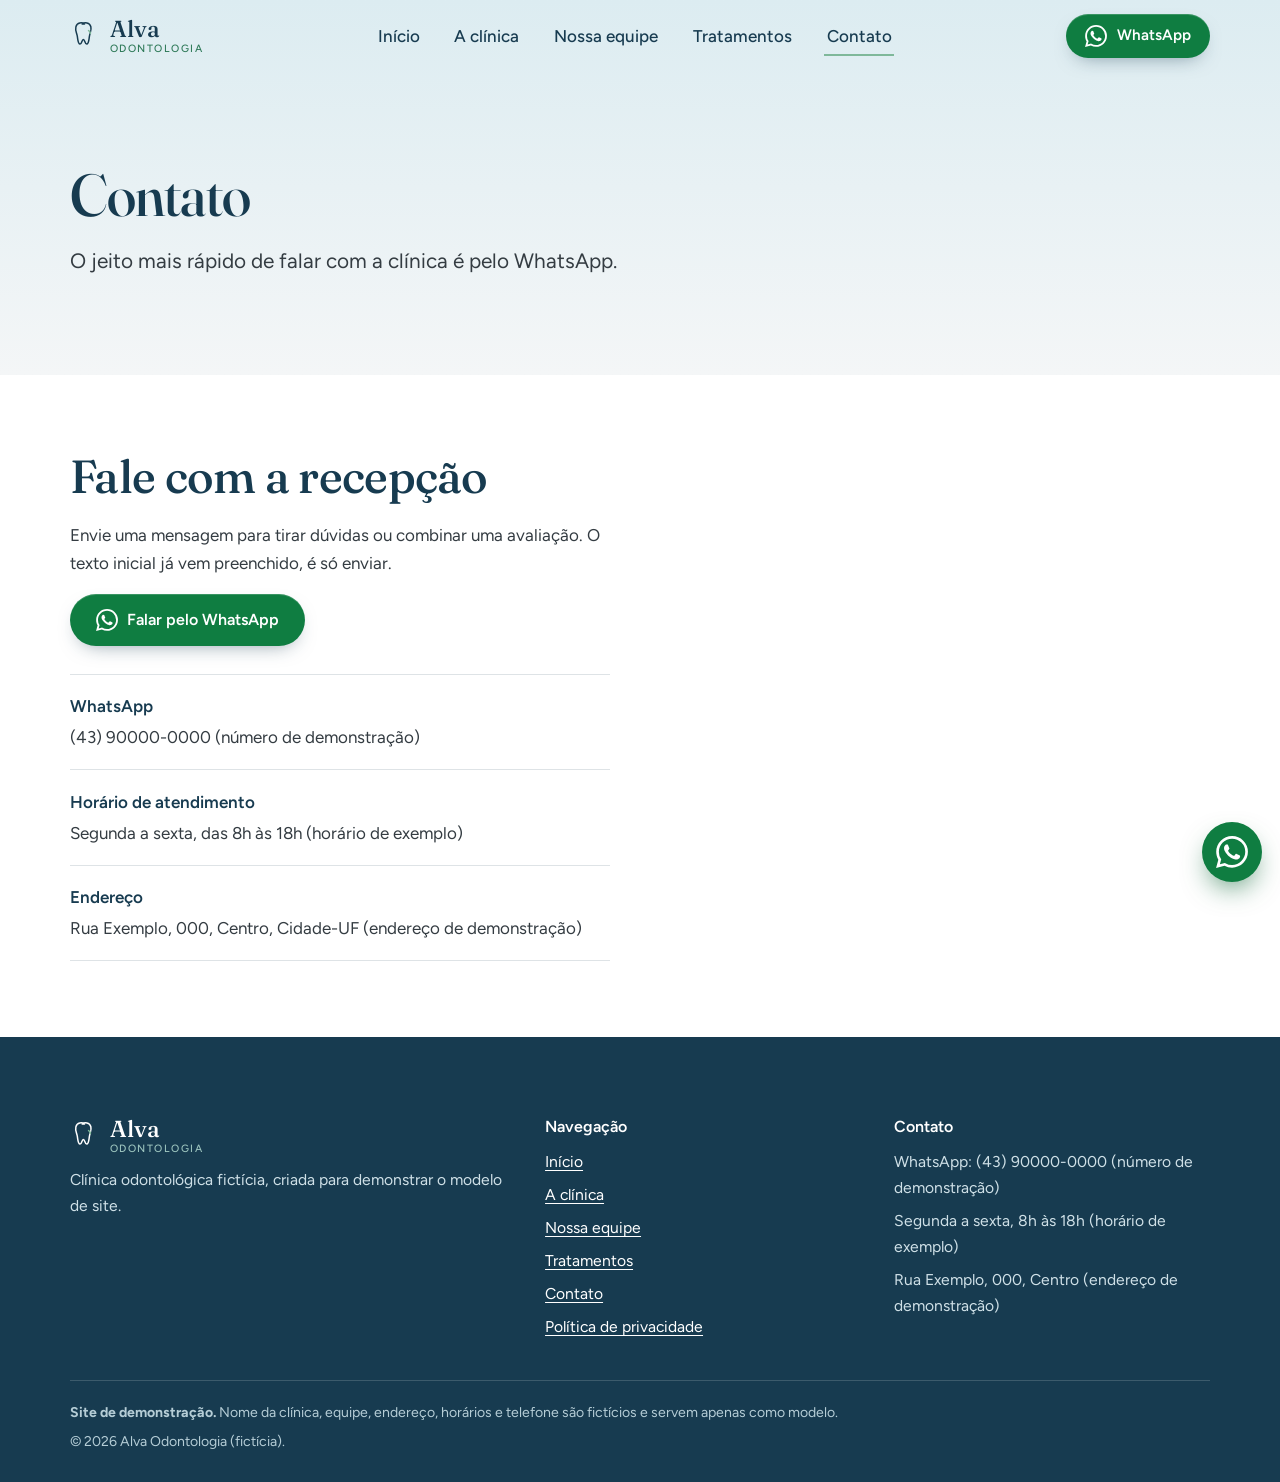
<file: contato.html>
<!doctype html>
<html lang="pt-BR">
<head>
<meta charset="utf-8">
<meta name="viewport" content="width=device-width,initial-scale=1,viewport-fit=cover">
<title>Contato | Alva Odontologia</title>
<meta name="description" content="Fale com a Alva Odontologia pelo WhatsApp, veja o horário de atendimento e o endereço da clínica.">
<!-- DEMONSTRAÇÃO: remova a linha abaixo e o Disallow do robots.txt ao publicar o site real. -->
<meta name="robots" content="noindex,nofollow">
<meta name="theme-color" content="#FFFFFF">
<meta property="og:type" content="website">
<meta property="og:title" content="Contato | Alva Odontologia">
<meta property="og:description" content="Fale com a Alva Odontologia pelo WhatsApp, veja o horário de atendimento e o endereço da clínica.">
<meta property="og:image" content="img/og.png">
<meta property="og:locale" content="pt_BR">
<link rel="icon" href="img/favicon.svg" type="image/svg+xml">
<link rel="preconnect" href="https://fonts.googleapis.com"><link rel="preconnect" href="https://fonts.gstatic.com" crossorigin>
<link rel="stylesheet" href="https://fonts.googleapis.com/css2?family=Figtree:wght@400;500;600&family=Fraunces:opsz,wght@9..144,400;9..144,500&display=swap">
<link rel="stylesheet" href="css/site.css">
</head>
<body>
<a class="skip" href="#main">Ir para o conteúdo</a>
<header class="hd"><div class="wrap">
  <a class="logo" href="index.html" aria-label="Alva Odontologia, página inicial"><svg viewBox="0 0 40 50" aria-hidden="true"><path d="M20 3c-4-3-13-3-15 5-1.6 6 1.6 11 2.6 17 .8 5 1 13 4.6 13 3.2 0 3-8 5.8-8s2.600 8 5.800 8c3.600 0 3.800-8 4.600-13 1-6 4.200-11 2.600-17-2-8-11-8-15-5Z" fill="none" stroke="currentColor" stroke-width="2.6" stroke-linejoin="round" transform="translate(0 2) scale(.96)"/><path d="M26 16c2 1 3 3 3 5" stroke="#7FB89A" stroke-width="2.6" stroke-linecap="round" fill="none"/></svg><span>Alva<small>Odontologia</small></span></a>
  <nav class="nav" aria-label="Principal"><a href="index.html">Início</a><a href="a-clinica.html">A clínica</a><a href="equipe.html">Nossa equipe</a><a href="tratamentos.html">Tratamentos</a><a href="contato.html" aria-current="page">Contato</a></nav>
  <a class="btn wa" data-wa href="https://wa.me/5543900000000?text=Ol%C3%A1%21%20Conheci%20a%20cl%C3%ADnica%20pelo%20site%20e%20gostaria%20de%20obter%20mais%20informa%C3%A7%C3%B5es%20sobre%20os%20atendimentos." target="_blank" rel="noopener noreferrer"><svg viewBox="0 0 24 24" aria-hidden="true" focusable="false"><path d="M17.472 14.382c-.297-.149-1.758-.867-2.03-.967-.273-.099-.471-.148-.67.15-.197.297-.767.966-.94 1.164-.173.199-.347.223-.644.075-.297-.15-1.255-.463-2.39-1.475-.883-.788-1.48-1.761-1.653-2.059-.173-.297-.018-.458.13-.606.134-.133.298-.347.446-.52.149-.174.198-.298.298-.497.099-.198.05-.371-.025-.52-.075-.149-.669-1.612-.916-2.207-.242-.579-.487-.5-.669-.51-.173-.008-.371-.01-.57-.01-.198 0-.52.074-.792.372-.272.297-1.04 1.016-1.04 2.479 0 1.462 1.065 2.875 1.213 3.074.149.198 2.096 3.2 5.077 4.487.709.306 1.262.489 1.694.625.712.227 1.36.195 1.871.118.571-.085 1.758-.719 2.006-1.413.248-.694.248-1.289.173-1.413-.074-.124-.272-.198-.57-.347m-5.421 7.403h-.004a9.87 9.87 0 01-5.031-1.378l-.361-.214-3.741.982.998-3.648-.235-.374a9.86 9.86 0 01-1.51-5.26c.001-5.45 4.436-9.884 9.888-9.884 2.64 0 5.122 1.03 6.988 2.898a9.825 9.825 0 012.893 6.994c-.003 5.45-4.437 9.884-9.885 9.884m8.413-18.297A11.815 11.815 0 0012.05 0C5.495 0 .16 5.335.157 11.892c0 2.096.547 4.142 1.588 5.945L.057 24l6.305-1.654a11.882 11.882 0 005.683 1.448h.005c6.554 0 11.89-5.335 11.893-11.893a11.821 11.821 0 00-3.48-8.413Z"/></svg><span>WhatsApp</span></a>
  <button class="burger" type="button" aria-expanded="false" aria-controls="menu" aria-label="Abrir menu"><span></span></button>
</div></header>
<div class="drawer" id="menu"><a class="m" style="--n:0" href="index.html">Início</a><a class="m" style="--n:1" href="a-clinica.html">A clínica</a><a class="m" style="--n:2" href="equipe.html">Nossa equipe</a><a class="m" style="--n:3" href="tratamentos.html">Tratamentos</a><a class="m" style="--n:4" href="contato.html" aria-current="page">Contato</a><a class="btn wa" data-wa href="https://wa.me/5543900000000?text=Ol%C3%A1%21%20Conheci%20a%20cl%C3%ADnica%20pelo%20site%20e%20gostaria%20de%20obter%20mais%20informa%C3%A7%C3%B5es%20sobre%20os%20atendimentos." target="_blank" rel="noopener noreferrer"><svg viewBox="0 0 24 24" aria-hidden="true" focusable="false"><path d="M17.472 14.382c-.297-.149-1.758-.867-2.03-.967-.273-.099-.471-.148-.67.15-.197.297-.767.966-.94 1.164-.173.199-.347.223-.644.075-.297-.15-1.255-.463-2.39-1.475-.883-.788-1.48-1.761-1.653-2.059-.173-.297-.018-.458.13-.606.134-.133.298-.347.446-.52.149-.174.198-.298.298-.497.099-.198.05-.371-.025-.52-.075-.149-.669-1.612-.916-2.207-.242-.579-.487-.5-.669-.51-.173-.008-.371-.01-.57-.01-.198 0-.52.074-.792.372-.272.297-1.04 1.016-1.04 2.479 0 1.462 1.065 2.875 1.213 3.074.149.198 2.096 3.2 5.077 4.487.709.306 1.262.489 1.694.625.712.227 1.36.195 1.871.118.571-.085 1.758-.719 2.006-1.413.248-.694.248-1.289.173-1.413-.074-.124-.272-.198-.57-.347m-5.421 7.403h-.004a9.87 9.87 0 01-5.031-1.378l-.361-.214-3.741.982.998-3.648-.235-.374a9.86 9.86 0 01-1.51-5.26c.001-5.45 4.436-9.884 9.888-9.884 2.64 0 5.122 1.03 6.988 2.898a9.825 9.825 0 012.893 6.994c-.003 5.45-4.437 9.884-9.885 9.884m8.413-18.297A11.815 11.815 0 0012.05 0C5.495 0 .16 5.335.157 11.892c0 2.096.547 4.142 1.588 5.945L.057 24l6.305-1.654a11.882 11.882 0 005.683 1.448h.005c6.554 0 11.89-5.335 11.893-11.893a11.821 11.821 0 00-3.48-8.413Z"/></svg><span>Chamar no WhatsApp</span></a></div>
<main id="main">
<section class="page-hero"><div class="wrap"><h1 class="rv">Contato</h1>
  <p class="lead rv" style="--d:100ms">O jeito mais rápido de falar com a clínica é pelo WhatsApp.</p></div></section>

<section class="band"><div class="wrap">
  <div class="contact">
    <div class="stack rv">
      <h2>Fale com a recepção</h2>
      <p>Envie uma mensagem para tirar dúvidas ou combinar uma avaliação. O texto inicial já vem preenchido, é só enviar.</p>
      <div class="btn-row" style="margin-top:0"><a class="btn wa" data-wa href="https://wa.me/5543900000000?text=Ol%C3%A1%21%20Conheci%20a%20cl%C3%ADnica%20pelo%20site%20e%20gostaria%20de%20obter%20mais%20informa%C3%A7%C3%B5es%20sobre%20os%20atendimentos." target="_blank" rel="noopener noreferrer"><svg viewBox="0 0 24 24" aria-hidden="true" focusable="false"><path d="M17.472 14.382c-.297-.149-1.758-.867-2.03-.967-.273-.099-.471-.148-.67.15-.197.297-.767.966-.94 1.164-.173.199-.347.223-.644.075-.297-.15-1.255-.463-2.39-1.475-.883-.788-1.48-1.761-1.653-2.059-.173-.297-.018-.458.13-.606.134-.133.298-.347.446-.52.149-.174.198-.298.298-.497.099-.198.05-.371-.025-.52-.075-.149-.669-1.612-.916-2.207-.242-.579-.487-.5-.669-.51-.173-.008-.371-.01-.57-.01-.198 0-.52.074-.792.372-.272.297-1.04 1.016-1.04 2.479 0 1.462 1.065 2.875 1.213 3.074.149.198 2.096 3.2 5.077 4.487.709.306 1.262.489 1.694.625.712.227 1.36.195 1.871.118.571-.085 1.758-.719 2.006-1.413.248-.694.248-1.289.173-1.413-.074-.124-.272-.198-.57-.347m-5.421 7.403h-.004a9.87 9.87 0 01-5.031-1.378l-.361-.214-3.741.982.998-3.648-.235-.374a9.86 9.86 0 01-1.51-5.26c.001-5.45 4.436-9.884 9.888-9.884 2.64 0 5.122 1.03 6.988 2.898a9.825 9.825 0 012.893 6.994c-.003 5.45-4.437 9.884-9.885 9.884m8.413-18.297A11.815 11.815 0 0012.05 0C5.495 0 .16 5.335.157 11.892c0 2.096.547 4.142 1.588 5.945L.057 24l6.305-1.654a11.882 11.882 0 005.683 1.448h.005c6.554 0 11.89-5.335 11.893-11.893a11.821 11.821 0 00-3.48-8.413Z"/></svg><span>Falar pelo WhatsApp</span></a></div>
      <dl class="info" style="margin-top:28px">
        <div><dt>WhatsApp</dt><dd data-wa-text>(43) 90000-0000 (número de demonstração)</dd></div>
        <div><dt>Horário de atendimento</dt><dd>Segunda a sexta, das 8h às 18h (horário de exemplo)</dd></div>
        <div><dt>Endereço</dt><dd>Rua Exemplo, 000, Centro, Cidade-UF (endereço de demonstração)</dd></div>
      </dl>
    </div>
    <div class="map rv-clip" role="img" aria-label="Espaço reservado para o mapa com a localização da clínica">
      <div><svg viewBox="0 0 24 24" aria-hidden="true"><path d="M12 2a7 7 0 0 0-7 7c0 5.2 7 13 7 13s7-7.800 7-13a7 7 0 0 0-7-7Zm0 9.500A2.500 2.500 0 1 1 12 6.500a2.500 2.500 0 0 1 0 5Z"/></svg><p style="margin:0"><strong>Mapa</strong></p><p style="margin:.3rem 0 0">Aqui entra o mapa com a localização real da clínica.</p></div>
    </div>
  </div>
</div></section>

</main>
<footer class="ft"><div class="wrap">
  <div class="cols">
    <div><a class="logo" href="index.html"><svg viewBox="0 0 40 50" aria-hidden="true"><path d="M20 3c-4-3-13-3-15 5-1.6 6 1.6 11 2.6 17 .8 5 1 13 4.6 13 3.2 0 3-8 5.8-8s2.600 8 5.800 8c3.600 0 3.800-8 4.600-13 1-6 4.200-11 2.600-17-2-8-11-8-15-5Z" fill="none" stroke="currentColor" stroke-width="2.6" stroke-linejoin="round" transform="translate(0 2) scale(.96)"/><path d="M26 16c2 1 3 3 3 5" stroke="#7FB89A" stroke-width="2.6" stroke-linecap="round" fill="none"/></svg><span>Alva<small>Odontologia</small></span></a>
      <p>Clínica odontológica fictícia, criada para demonstrar o modelo de site.</p></div>
    <div><h3>Navegação</h3><ul><li><a href="index.html">Início</a></li><li><a href="a-clinica.html">A clínica</a></li><li><a href="equipe.html">Nossa equipe</a></li><li><a href="tratamentos.html">Tratamentos</a></li><li><a href="contato.html">Contato</a></li><li><a href="privacidade.html">Política de privacidade</a></li></ul></div>
    <div><h3>Contato</h3><ul>
      <li>WhatsApp: <span data-wa-text>(43) 90000-0000 (número de demonstração)</span></li>
      <li>Segunda a sexta, 8h às 18h (horário de exemplo)</li>
      <li>Rua Exemplo, 000, Centro (endereço de demonstração)</li></ul></div>
  </div>
  <div class="fine"><p><strong>Site de demonstração.</strong> Nome da clínica, equipe, endereço, horários e telefone são fictícios e servem apenas como modelo.</p>
  <p>© <span data-year>2026</span> Alva Odontologia (fictícia).</p></div>
</div></footer>
<a class="wa-float" data-wa href="https://wa.me/5543900000000?text=Ol%C3%A1%21%20Conheci%20a%20cl%C3%ADnica%20pelo%20site%20e%20gostaria%20de%20obter%20mais%20informa%C3%A7%C3%B5es%20sobre%20os%20atendimentos." target="_blank" rel="noopener noreferrer" aria-label="Conversar pelo WhatsApp"><svg viewBox="0 0 24 24" aria-hidden="true" focusable="false"><path d="M17.472 14.382c-.297-.149-1.758-.867-2.03-.967-.273-.099-.471-.148-.67.15-.197.297-.767.966-.94 1.164-.173.199-.347.223-.644.075-.297-.15-1.255-.463-2.39-1.475-.883-.788-1.48-1.761-1.653-2.059-.173-.297-.018-.458.13-.606.134-.133.298-.347.446-.52.149-.174.198-.298.298-.497.099-.198.05-.371-.025-.52-.075-.149-.669-1.612-.916-2.207-.242-.579-.487-.5-.669-.51-.173-.008-.371-.01-.57-.01-.198 0-.52.074-.792.372-.272.297-1.04 1.016-1.04 2.479 0 1.462 1.065 2.875 1.213 3.074.149.198 2.096 3.2 5.077 4.487.709.306 1.262.489 1.694.625.712.227 1.36.195 1.871.118.571-.085 1.758-.719 2.006-1.413.248-.694.248-1.289.173-1.413-.074-.124-.272-.198-.57-.347m-5.421 7.403h-.004a9.87 9.87 0 01-5.031-1.378l-.361-.214-3.741.982.998-3.648-.235-.374a9.86 9.86 0 01-1.51-5.26c.001-5.45 4.436-9.884 9.888-9.884 2.64 0 5.122 1.03 6.988 2.898a9.825 9.825 0 012.893 6.994c-.003 5.45-4.437 9.884-9.885 9.884m8.413-18.297A11.815 11.815 0 0012.05 0C5.495 0 .16 5.335.157 11.892c0 2.096.547 4.142 1.588 5.945L.057 24l6.305-1.654a11.882 11.882 0 005.683 1.448h.005c6.554 0 11.89-5.335 11.893-11.893a11.821 11.821 0 00-3.48-8.413Z"/></svg></a>
<script src="js/config.js"></script>
<script src="js/site.js"></script>
</body>
</html>
</file>
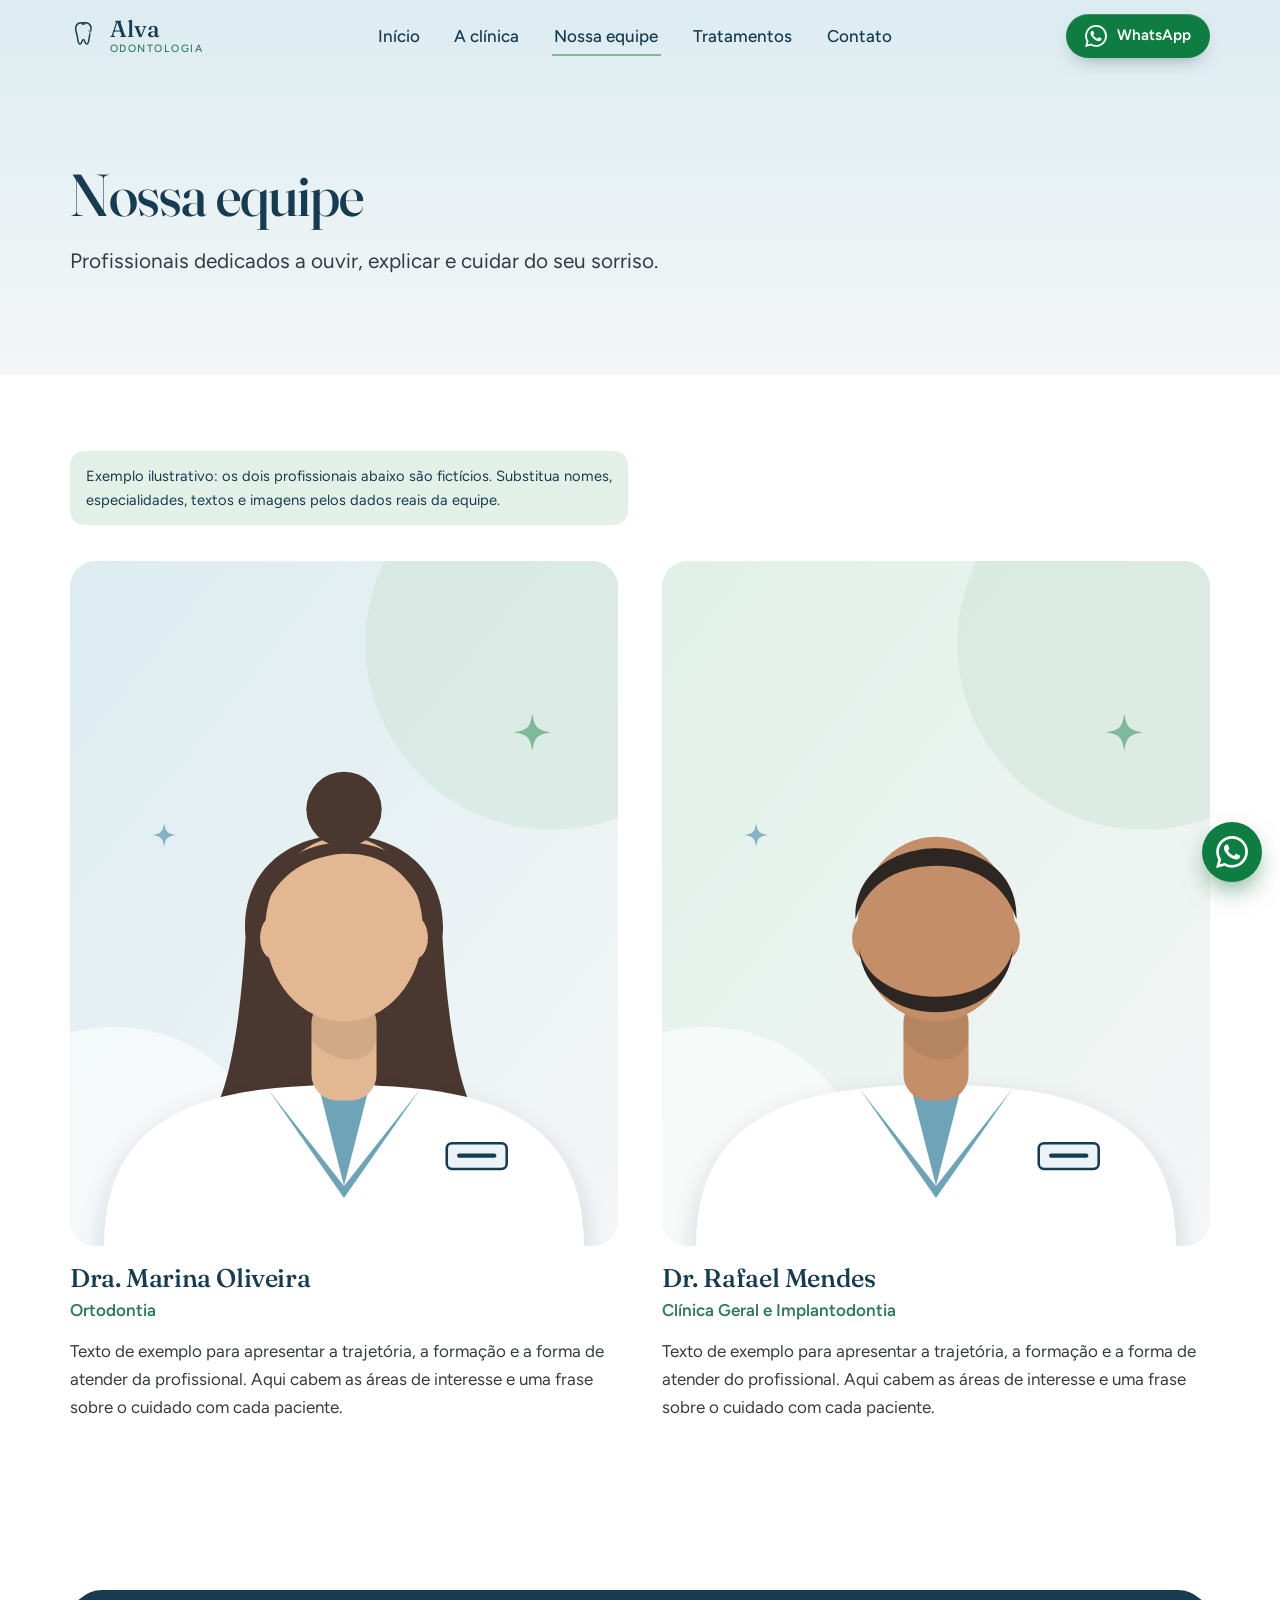
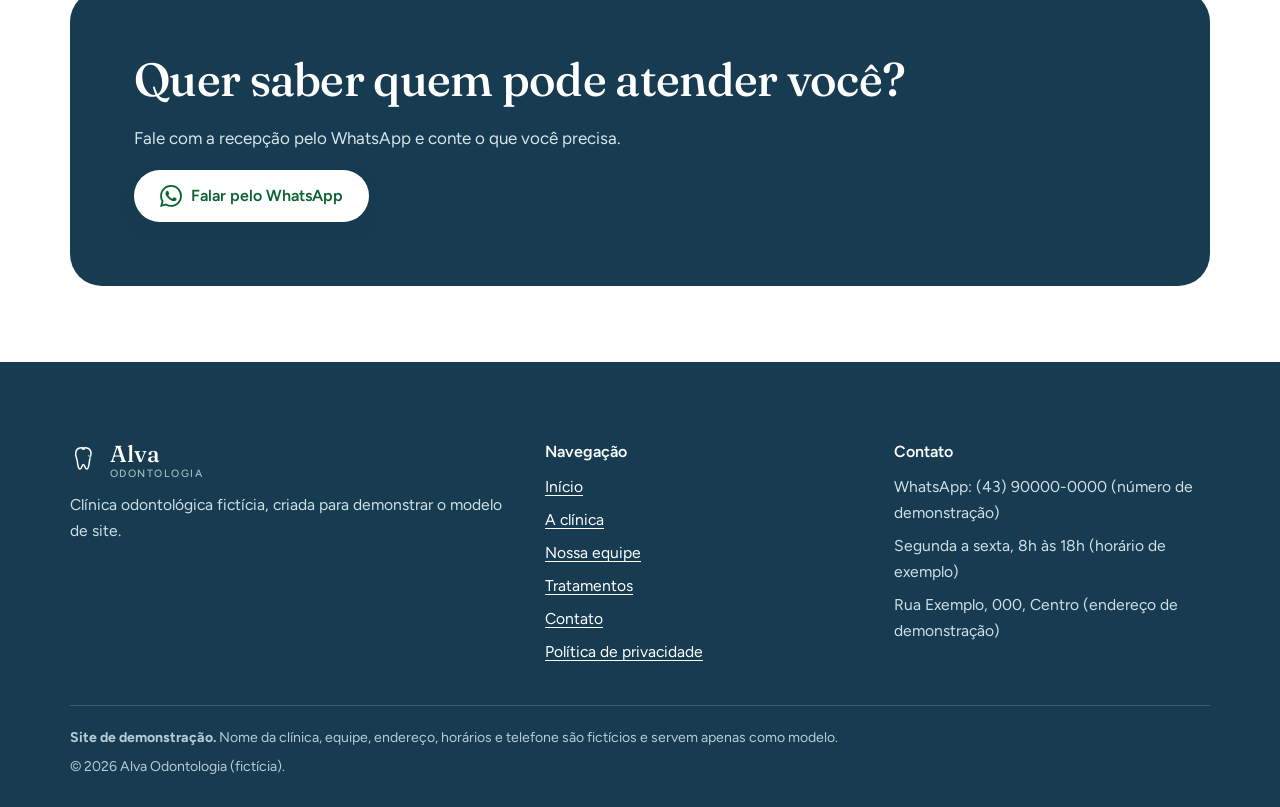
<file: equipe.html>
<!doctype html>
<html lang="pt-BR">
<head>
<meta charset="utf-8">
<meta name="viewport" content="width=device-width,initial-scale=1,viewport-fit=cover">
<title>Nossa equipe | Alva Odontologia</title>
<meta name="description" content="Conheça os dentistas da Alva Odontologia, suas especialidades e a forma como conduzem o atendimento. Fale com a recepção pelo WhatsApp.">
<!-- DEMONSTRAÇÃO: remova a linha abaixo e o Disallow do robots.txt ao publicar o site real. -->
<meta name="robots" content="noindex,nofollow">
<meta name="theme-color" content="#FFFFFF">
<meta property="og:type" content="website">
<meta property="og:title" content="Nossa equipe | Alva Odontologia">
<meta property="og:description" content="Conheça os dentistas da Alva Odontologia, suas especialidades e a forma como conduzem o atendimento. Fale com a recepção pelo WhatsApp.">
<meta property="og:image" content="img/og.png">
<meta property="og:locale" content="pt_BR">
<link rel="icon" href="img/favicon.svg" type="image/svg+xml">
<link rel="preconnect" href="https://fonts.googleapis.com"><link rel="preconnect" href="https://fonts.gstatic.com" crossorigin>
<link rel="stylesheet" href="https://fonts.googleapis.com/css2?family=Figtree:wght@400;500;600&family=Fraunces:opsz,wght@9..144,400;9..144,500&display=swap">
<link rel="stylesheet" href="css/site.css">
</head>
<body>
<a class="skip" href="#main">Ir para o conteúdo</a>
<header class="hd"><div class="wrap">
  <a class="logo" href="index.html" aria-label="Alva Odontologia, página inicial"><svg viewBox="0 0 40 50" aria-hidden="true"><path d="M20 3c-4-3-13-3-15 5-1.6 6 1.6 11 2.6 17 .8 5 1 13 4.6 13 3.2 0 3-8 5.8-8s2.600 8 5.800 8c3.600 0 3.800-8 4.600-13 1-6 4.200-11 2.600-17-2-8-11-8-15-5Z" fill="none" stroke="currentColor" stroke-width="2.6" stroke-linejoin="round" transform="translate(0 2) scale(.96)"/><path d="M26 16c2 1 3 3 3 5" stroke="#7FB89A" stroke-width="2.6" stroke-linecap="round" fill="none"/></svg><span>Alva<small>Odontologia</small></span></a>
  <nav class="nav" aria-label="Principal"><a href="index.html">Início</a><a href="a-clinica.html">A clínica</a><a href="equipe.html" aria-current="page">Nossa equipe</a><a href="tratamentos.html">Tratamentos</a><a href="contato.html">Contato</a></nav>
  <a class="btn wa" data-wa href="https://wa.me/5543900000000?text=Ol%C3%A1%21%20Conheci%20a%20cl%C3%ADnica%20pelo%20site%20e%20gostaria%20de%20obter%20mais%20informa%C3%A7%C3%B5es%20sobre%20os%20atendimentos." target="_blank" rel="noopener noreferrer"><svg viewBox="0 0 24 24" aria-hidden="true" focusable="false"><path d="M17.472 14.382c-.297-.149-1.758-.867-2.03-.967-.273-.099-.471-.148-.67.15-.197.297-.767.966-.94 1.164-.173.199-.347.223-.644.075-.297-.15-1.255-.463-2.39-1.475-.883-.788-1.48-1.761-1.653-2.059-.173-.297-.018-.458.13-.606.134-.133.298-.347.446-.52.149-.174.198-.298.298-.497.099-.198.05-.371-.025-.52-.075-.149-.669-1.612-.916-2.207-.242-.579-.487-.5-.669-.51-.173-.008-.371-.01-.57-.01-.198 0-.52.074-.792.372-.272.297-1.04 1.016-1.04 2.479 0 1.462 1.065 2.875 1.213 3.074.149.198 2.096 3.2 5.077 4.487.709.306 1.262.489 1.694.625.712.227 1.36.195 1.871.118.571-.085 1.758-.719 2.006-1.413.248-.694.248-1.289.173-1.413-.074-.124-.272-.198-.57-.347m-5.421 7.403h-.004a9.87 9.87 0 01-5.031-1.378l-.361-.214-3.741.982.998-3.648-.235-.374a9.86 9.86 0 01-1.51-5.26c.001-5.45 4.436-9.884 9.888-9.884 2.64 0 5.122 1.03 6.988 2.898a9.825 9.825 0 012.893 6.994c-.003 5.45-4.437 9.884-9.885 9.884m8.413-18.297A11.815 11.815 0 0012.05 0C5.495 0 .16 5.335.157 11.892c0 2.096.547 4.142 1.588 5.945L.057 24l6.305-1.654a11.882 11.882 0 005.683 1.448h.005c6.554 0 11.89-5.335 11.893-11.893a11.821 11.821 0 00-3.48-8.413Z"/></svg><span>WhatsApp</span></a>
  <button class="burger" type="button" aria-expanded="false" aria-controls="menu" aria-label="Abrir menu"><span></span></button>
</div></header>
<div class="drawer" id="menu"><a class="m" style="--n:0" href="index.html">Início</a><a class="m" style="--n:1" href="a-clinica.html">A clínica</a><a class="m" style="--n:2" href="equipe.html" aria-current="page">Nossa equipe</a><a class="m" style="--n:3" href="tratamentos.html">Tratamentos</a><a class="m" style="--n:4" href="contato.html">Contato</a><a class="btn wa" data-wa href="https://wa.me/5543900000000?text=Ol%C3%A1%21%20Conheci%20a%20cl%C3%ADnica%20pelo%20site%20e%20gostaria%20de%20obter%20mais%20informa%C3%A7%C3%B5es%20sobre%20os%20atendimentos." target="_blank" rel="noopener noreferrer"><svg viewBox="0 0 24 24" aria-hidden="true" focusable="false"><path d="M17.472 14.382c-.297-.149-1.758-.867-2.03-.967-.273-.099-.471-.148-.67.15-.197.297-.767.966-.94 1.164-.173.199-.347.223-.644.075-.297-.15-1.255-.463-2.39-1.475-.883-.788-1.48-1.761-1.653-2.059-.173-.297-.018-.458.13-.606.134-.133.298-.347.446-.52.149-.174.198-.298.298-.497.099-.198.05-.371-.025-.52-.075-.149-.669-1.612-.916-2.207-.242-.579-.487-.5-.669-.51-.173-.008-.371-.01-.57-.01-.198 0-.52.074-.792.372-.272.297-1.04 1.016-1.04 2.479 0 1.462 1.065 2.875 1.213 3.074.149.198 2.096 3.2 5.077 4.487.709.306 1.262.489 1.694.625.712.227 1.36.195 1.871.118.571-.085 1.758-.719 2.006-1.413.248-.694.248-1.289.173-1.413-.074-.124-.272-.198-.57-.347m-5.421 7.403h-.004a9.87 9.87 0 01-5.031-1.378l-.361-.214-3.741.982.998-3.648-.235-.374a9.86 9.86 0 01-1.51-5.26c.001-5.45 4.436-9.884 9.888-9.884 2.64 0 5.122 1.03 6.988 2.898a9.825 9.825 0 012.893 6.994c-.003 5.45-4.437 9.884-9.885 9.884m8.413-18.297A11.815 11.815 0 0012.05 0C5.495 0 .16 5.335.157 11.892c0 2.096.547 4.142 1.588 5.945L.057 24l6.305-1.654a11.882 11.882 0 005.683 1.448h.005c6.554 0 11.89-5.335 11.893-11.893a11.821 11.821 0 00-3.48-8.413Z"/></svg><span>Chamar no WhatsApp</span></a></div>
<main id="main">
<section class="page-hero"><div class="wrap"><h1 class="rv">Nossa equipe</h1>
  <p class="lead rv" style="--d:100ms">Profissionais dedicados a ouvir, explicar e cuidar do seu sorriso.</p></div></section>

<section class="band"><div class="wrap">
  <p class="demo rv">Exemplo ilustrativo: os dois profissionais abaixo são fictícios. Substitua nomes, especialidades, textos e imagens pelos dados reais da equipe.</p>
  <div class="team" style="margin-top:36px">
    <article class="dent rv" style="--d:0ms"><div class="photo"><img src="img/dentista-marina.svg" width="640" height="800" alt="Ilustração de Dra. Marina Oliveira, dentista" loading="lazy"></div>
      <div><h3>Dra. Marina Oliveira</h3><p class="esp">Ortodontia</p>
      <p>Texto de exemplo para apresentar a trajetória, a formação e a forma de atender da profissional. Aqui cabem as áreas de interesse e uma frase sobre o cuidado com cada paciente.</p></div></article>
    <article class="dent rv" style="--d:140ms"><div class="photo"><img src="img/dentista-rafael.svg" width="640" height="800" alt="Ilustração de Dr. Rafael Mendes, dentista" loading="lazy"></div>
      <div><h3>Dr. Rafael Mendes</h3><p class="esp">Clínica Geral e Implantodontia</p>
      <p>Texto de exemplo para apresentar a trajetória, a formação e a forma de atender do profissional. Aqui cabem as áreas de interesse e uma frase sobre o cuidado com cada paciente.</p></div></article>
  </div>
</div></section>
<section class="band"><div class="wrap"><div class="cta rv">
  <h2>Quer saber quem pode atender você?</h2><p>Fale com a recepção pelo WhatsApp e conte o que você precisa.</p><a class="btn wa" data-wa href="https://wa.me/5543900000000?text=Ol%C3%A1%21%20Conheci%20a%20cl%C3%ADnica%20pelo%20site%20e%20gostaria%20de%20obter%20mais%20informa%C3%A7%C3%B5es%20sobre%20os%20atendimentos." target="_blank" rel="noopener noreferrer"><svg viewBox="0 0 24 24" aria-hidden="true" focusable="false"><path d="M17.472 14.382c-.297-.149-1.758-.867-2.03-.967-.273-.099-.471-.148-.67.15-.197.297-.767.966-.94 1.164-.173.199-.347.223-.644.075-.297-.15-1.255-.463-2.39-1.475-.883-.788-1.48-1.761-1.653-2.059-.173-.297-.018-.458.13-.606.134-.133.298-.347.446-.52.149-.174.198-.298.298-.497.099-.198.05-.371-.025-.52-.075-.149-.669-1.612-.916-2.207-.242-.579-.487-.5-.669-.51-.173-.008-.371-.01-.57-.01-.198 0-.52.074-.792.372-.272.297-1.04 1.016-1.04 2.479 0 1.462 1.065 2.875 1.213 3.074.149.198 2.096 3.2 5.077 4.487.709.306 1.262.489 1.694.625.712.227 1.36.195 1.871.118.571-.085 1.758-.719 2.006-1.413.248-.694.248-1.289.173-1.413-.074-.124-.272-.198-.57-.347m-5.421 7.403h-.004a9.87 9.87 0 01-5.031-1.378l-.361-.214-3.741.982.998-3.648-.235-.374a9.86 9.86 0 01-1.51-5.26c.001-5.45 4.436-9.884 9.888-9.884 2.64 0 5.122 1.03 6.988 2.898a9.825 9.825 0 012.893 6.994c-.003 5.45-4.437 9.884-9.885 9.884m8.413-18.297A11.815 11.815 0 0012.05 0C5.495 0 .16 5.335.157 11.892c0 2.096.547 4.142 1.588 5.945L.057 24l6.305-1.654a11.882 11.882 0 005.683 1.448h.005c6.554 0 11.89-5.335 11.893-11.893a11.821 11.821 0 00-3.48-8.413Z"/></svg><span>Falar pelo WhatsApp</span></a>
</div></div></section>
</main>
<footer class="ft"><div class="wrap">
  <div class="cols">
    <div><a class="logo" href="index.html"><svg viewBox="0 0 40 50" aria-hidden="true"><path d="M20 3c-4-3-13-3-15 5-1.6 6 1.6 11 2.6 17 .8 5 1 13 4.6 13 3.2 0 3-8 5.8-8s2.600 8 5.800 8c3.600 0 3.800-8 4.600-13 1-6 4.200-11 2.600-17-2-8-11-8-15-5Z" fill="none" stroke="currentColor" stroke-width="2.6" stroke-linejoin="round" transform="translate(0 2) scale(.96)"/><path d="M26 16c2 1 3 3 3 5" stroke="#7FB89A" stroke-width="2.6" stroke-linecap="round" fill="none"/></svg><span>Alva<small>Odontologia</small></span></a>
      <p>Clínica odontológica fictícia, criada para demonstrar o modelo de site.</p></div>
    <div><h3>Navegação</h3><ul><li><a href="index.html">Início</a></li><li><a href="a-clinica.html">A clínica</a></li><li><a href="equipe.html">Nossa equipe</a></li><li><a href="tratamentos.html">Tratamentos</a></li><li><a href="contato.html">Contato</a></li><li><a href="privacidade.html">Política de privacidade</a></li></ul></div>
    <div><h3>Contato</h3><ul>
      <li>WhatsApp: <span data-wa-text>(43) 90000-0000 (número de demonstração)</span></li>
      <li>Segunda a sexta, 8h às 18h (horário de exemplo)</li>
      <li>Rua Exemplo, 000, Centro (endereço de demonstração)</li></ul></div>
  </div>
  <div class="fine"><p><strong>Site de demonstração.</strong> Nome da clínica, equipe, endereço, horários e telefone são fictícios e servem apenas como modelo.</p>
  <p>© <span data-year>2026</span> Alva Odontologia (fictícia).</p></div>
</div></footer>
<a class="wa-float" data-wa href="https://wa.me/5543900000000?text=Ol%C3%A1%21%20Conheci%20a%20cl%C3%ADnica%20pelo%20site%20e%20gostaria%20de%20obter%20mais%20informa%C3%A7%C3%B5es%20sobre%20os%20atendimentos." target="_blank" rel="noopener noreferrer" aria-label="Conversar pelo WhatsApp"><svg viewBox="0 0 24 24" aria-hidden="true" focusable="false"><path d="M17.472 14.382c-.297-.149-1.758-.867-2.03-.967-.273-.099-.471-.148-.67.15-.197.297-.767.966-.94 1.164-.173.199-.347.223-.644.075-.297-.15-1.255-.463-2.39-1.475-.883-.788-1.48-1.761-1.653-2.059-.173-.297-.018-.458.13-.606.134-.133.298-.347.446-.52.149-.174.198-.298.298-.497.099-.198.05-.371-.025-.52-.075-.149-.669-1.612-.916-2.207-.242-.579-.487-.5-.669-.51-.173-.008-.371-.01-.57-.01-.198 0-.52.074-.792.372-.272.297-1.04 1.016-1.04 2.479 0 1.462 1.065 2.875 1.213 3.074.149.198 2.096 3.2 5.077 4.487.709.306 1.262.489 1.694.625.712.227 1.36.195 1.871.118.571-.085 1.758-.719 2.006-1.413.248-.694.248-1.289.173-1.413-.074-.124-.272-.198-.57-.347m-5.421 7.403h-.004a9.87 9.87 0 01-5.031-1.378l-.361-.214-3.741.982.998-3.648-.235-.374a9.86 9.86 0 01-1.51-5.26c.001-5.45 4.436-9.884 9.888-9.884 2.64 0 5.122 1.03 6.988 2.898a9.825 9.825 0 012.893 6.994c-.003 5.45-4.437 9.884-9.885 9.884m8.413-18.297A11.815 11.815 0 0012.05 0C5.495 0 .16 5.335.157 11.892c0 2.096.547 4.142 1.588 5.945L.057 24l6.305-1.654a11.882 11.882 0 005.683 1.448h.005c6.554 0 11.89-5.335 11.893-11.893a11.821 11.821 0 00-3.48-8.413Z"/></svg></a>
<script src="js/config.js"></script>
<script src="js/site.js"></script>
</body>
</html>
</file>
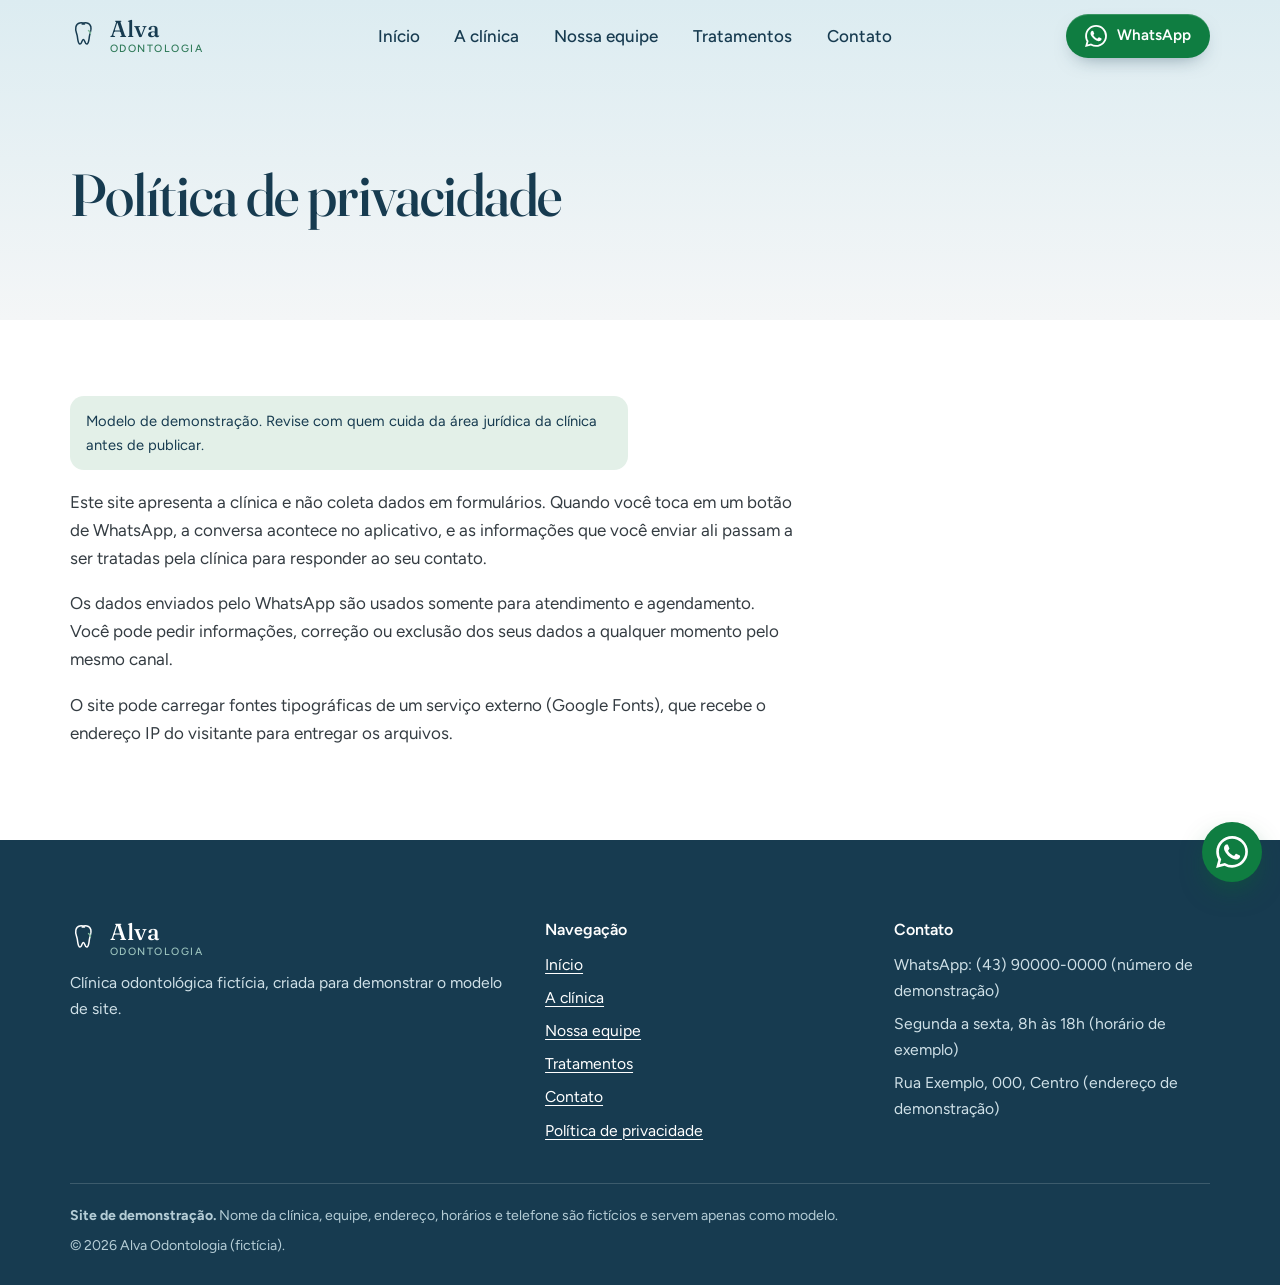
<file: privacidade.html>
<!doctype html>
<html lang="pt-BR">
<head>
<meta charset="utf-8">
<meta name="viewport" content="width=device-width,initial-scale=1,viewport-fit=cover">
<title>Política de privacidade | Alva Odontologia</title>
<meta name="description" content="Como a Alva Odontologia trata as informações enviadas pelo WhatsApp e o que este site coleta.">
<!-- DEMONSTRAÇÃO: remova a linha abaixo e o Disallow do robots.txt ao publicar o site real. -->
<meta name="robots" content="noindex,nofollow">
<meta name="theme-color" content="#FFFFFF">
<meta property="og:type" content="website">
<meta property="og:title" content="Política de privacidade | Alva Odontologia">
<meta property="og:description" content="Como a Alva Odontologia trata as informações enviadas pelo WhatsApp e o que este site coleta.">
<meta property="og:image" content="img/og.png">
<meta property="og:locale" content="pt_BR">
<link rel="icon" href="img/favicon.svg" type="image/svg+xml">
<link rel="preconnect" href="https://fonts.googleapis.com"><link rel="preconnect" href="https://fonts.gstatic.com" crossorigin>
<link rel="stylesheet" href="https://fonts.googleapis.com/css2?family=Figtree:wght@400;500;600&family=Fraunces:opsz,wght@9..144,400;9..144,500&display=swap">
<link rel="stylesheet" href="css/site.css">
</head>
<body>
<a class="skip" href="#main">Ir para o conteúdo</a>
<header class="hd"><div class="wrap">
  <a class="logo" href="index.html" aria-label="Alva Odontologia, página inicial"><svg viewBox="0 0 40 50" aria-hidden="true"><path d="M20 3c-4-3-13-3-15 5-1.6 6 1.6 11 2.6 17 .8 5 1 13 4.6 13 3.2 0 3-8 5.8-8s2.600 8 5.800 8c3.600 0 3.800-8 4.600-13 1-6 4.200-11 2.600-17-2-8-11-8-15-5Z" fill="none" stroke="currentColor" stroke-width="2.6" stroke-linejoin="round" transform="translate(0 2) scale(.96)"/><path d="M26 16c2 1 3 3 3 5" stroke="#7FB89A" stroke-width="2.6" stroke-linecap="round" fill="none"/></svg><span>Alva<small>Odontologia</small></span></a>
  <nav class="nav" aria-label="Principal"><a href="index.html">Início</a><a href="a-clinica.html">A clínica</a><a href="equipe.html">Nossa equipe</a><a href="tratamentos.html">Tratamentos</a><a href="contato.html">Contato</a></nav>
  <a class="btn wa" data-wa href="https://wa.me/5543900000000?text=Ol%C3%A1%21%20Conheci%20a%20cl%C3%ADnica%20pelo%20site%20e%20gostaria%20de%20obter%20mais%20informa%C3%A7%C3%B5es%20sobre%20os%20atendimentos." target="_blank" rel="noopener noreferrer"><svg viewBox="0 0 24 24" aria-hidden="true" focusable="false"><path d="M17.472 14.382c-.297-.149-1.758-.867-2.03-.967-.273-.099-.471-.148-.67.15-.197.297-.767.966-.94 1.164-.173.199-.347.223-.644.075-.297-.15-1.255-.463-2.39-1.475-.883-.788-1.48-1.761-1.653-2.059-.173-.297-.018-.458.13-.606.134-.133.298-.347.446-.52.149-.174.198-.298.298-.497.099-.198.05-.371-.025-.52-.075-.149-.669-1.612-.916-2.207-.242-.579-.487-.5-.669-.51-.173-.008-.371-.01-.57-.01-.198 0-.52.074-.792.372-.272.297-1.04 1.016-1.04 2.479 0 1.462 1.065 2.875 1.213 3.074.149.198 2.096 3.2 5.077 4.487.709.306 1.262.489 1.694.625.712.227 1.36.195 1.871.118.571-.085 1.758-.719 2.006-1.413.248-.694.248-1.289.173-1.413-.074-.124-.272-.198-.57-.347m-5.421 7.403h-.004a9.87 9.87 0 01-5.031-1.378l-.361-.214-3.741.982.998-3.648-.235-.374a9.86 9.86 0 01-1.51-5.26c.001-5.45 4.436-9.884 9.888-9.884 2.64 0 5.122 1.03 6.988 2.898a9.825 9.825 0 012.893 6.994c-.003 5.45-4.437 9.884-9.885 9.884m8.413-18.297A11.815 11.815 0 0012.05 0C5.495 0 .16 5.335.157 11.892c0 2.096.547 4.142 1.588 5.945L.057 24l6.305-1.654a11.882 11.882 0 005.683 1.448h.005c6.554 0 11.89-5.335 11.893-11.893a11.821 11.821 0 00-3.48-8.413Z"/></svg><span>WhatsApp</span></a>
  <button class="burger" type="button" aria-expanded="false" aria-controls="menu" aria-label="Abrir menu"><span></span></button>
</div></header>
<div class="drawer" id="menu"><a class="m" style="--n:0" href="index.html">Início</a><a class="m" style="--n:1" href="a-clinica.html">A clínica</a><a class="m" style="--n:2" href="equipe.html">Nossa equipe</a><a class="m" style="--n:3" href="tratamentos.html">Tratamentos</a><a class="m" style="--n:4" href="contato.html">Contato</a><a class="btn wa" data-wa href="https://wa.me/5543900000000?text=Ol%C3%A1%21%20Conheci%20a%20cl%C3%ADnica%20pelo%20site%20e%20gostaria%20de%20obter%20mais%20informa%C3%A7%C3%B5es%20sobre%20os%20atendimentos." target="_blank" rel="noopener noreferrer"><svg viewBox="0 0 24 24" aria-hidden="true" focusable="false"><path d="M17.472 14.382c-.297-.149-1.758-.867-2.03-.967-.273-.099-.471-.148-.67.15-.197.297-.767.966-.94 1.164-.173.199-.347.223-.644.075-.297-.15-1.255-.463-2.39-1.475-.883-.788-1.48-1.761-1.653-2.059-.173-.297-.018-.458.13-.606.134-.133.298-.347.446-.52.149-.174.198-.298.298-.497.099-.198.05-.371-.025-.52-.075-.149-.669-1.612-.916-2.207-.242-.579-.487-.5-.669-.51-.173-.008-.371-.01-.57-.01-.198 0-.52.074-.792.372-.272.297-1.04 1.016-1.04 2.479 0 1.462 1.065 2.875 1.213 3.074.149.198 2.096 3.2 5.077 4.487.709.306 1.262.489 1.694.625.712.227 1.36.195 1.871.118.571-.085 1.758-.719 2.006-1.413.248-.694.248-1.289.173-1.413-.074-.124-.272-.198-.57-.347m-5.421 7.403h-.004a9.87 9.87 0 01-5.031-1.378l-.361-.214-3.741.982.998-3.648-.235-.374a9.86 9.86 0 01-1.51-5.26c.001-5.45 4.436-9.884 9.888-9.884 2.64 0 5.122 1.03 6.988 2.898a9.825 9.825 0 012.893 6.994c-.003 5.45-4.437 9.884-9.885 9.884m8.413-18.297A11.815 11.815 0 0012.05 0C5.495 0 .16 5.335.157 11.892c0 2.096.547 4.142 1.588 5.945L.057 24l6.305-1.654a11.882 11.882 0 005.683 1.448h.005c6.554 0 11.89-5.335 11.893-11.893a11.821 11.821 0 00-3.48-8.413Z"/></svg><span>Chamar no WhatsApp</span></a></div>
<main id="main">
<section class="page-hero"><div class="wrap"><h1>Política de privacidade</h1></div></section>
<section class="band"><div class="wrap stack">
  <p class="demo">Modelo de demonstração. Revise com quem cuida da área jurídica da clínica antes de publicar.</p>
  <p>Este site apresenta a clínica e não coleta dados em formulários. Quando você toca em um botão de WhatsApp, a conversa acontece no aplicativo, e as informações que você enviar ali passam a ser tratadas pela clínica para responder ao seu contato.</p>
  <p>Os dados enviados pelo WhatsApp são usados somente para atendimento e agendamento. Você pode pedir informações, correção ou exclusão dos seus dados a qualquer momento pelo mesmo canal.</p>
  <p>O site pode carregar fontes tipográficas de um serviço externo (Google Fonts), que recebe o endereço IP do visitante para entregar os arquivos.</p>
</div></section>
</main>
<footer class="ft"><div class="wrap">
  <div class="cols">
    <div><a class="logo" href="index.html"><svg viewBox="0 0 40 50" aria-hidden="true"><path d="M20 3c-4-3-13-3-15 5-1.6 6 1.6 11 2.6 17 .8 5 1 13 4.6 13 3.2 0 3-8 5.8-8s2.600 8 5.800 8c3.600 0 3.800-8 4.600-13 1-6 4.200-11 2.600-17-2-8-11-8-15-5Z" fill="none" stroke="currentColor" stroke-width="2.6" stroke-linejoin="round" transform="translate(0 2) scale(.96)"/><path d="M26 16c2 1 3 3 3 5" stroke="#7FB89A" stroke-width="2.6" stroke-linecap="round" fill="none"/></svg><span>Alva<small>Odontologia</small></span></a>
      <p>Clínica odontológica fictícia, criada para demonstrar o modelo de site.</p></div>
    <div><h3>Navegação</h3><ul><li><a href="index.html">Início</a></li><li><a href="a-clinica.html">A clínica</a></li><li><a href="equipe.html">Nossa equipe</a></li><li><a href="tratamentos.html">Tratamentos</a></li><li><a href="contato.html">Contato</a></li><li><a href="privacidade.html">Política de privacidade</a></li></ul></div>
    <div><h3>Contato</h3><ul>
      <li>WhatsApp: <span data-wa-text>(43) 90000-0000 (número de demonstração)</span></li>
      <li>Segunda a sexta, 8h às 18h (horário de exemplo)</li>
      <li>Rua Exemplo, 000, Centro (endereço de demonstração)</li></ul></div>
  </div>
  <div class="fine"><p><strong>Site de demonstração.</strong> Nome da clínica, equipe, endereço, horários e telefone são fictícios e servem apenas como modelo.</p>
  <p>© <span data-year>2026</span> Alva Odontologia (fictícia).</p></div>
</div></footer>
<a class="wa-float" data-wa href="https://wa.me/5543900000000?text=Ol%C3%A1%21%20Conheci%20a%20cl%C3%ADnica%20pelo%20site%20e%20gostaria%20de%20obter%20mais%20informa%C3%A7%C3%B5es%20sobre%20os%20atendimentos." target="_blank" rel="noopener noreferrer" aria-label="Conversar pelo WhatsApp"><svg viewBox="0 0 24 24" aria-hidden="true" focusable="false"><path d="M17.472 14.382c-.297-.149-1.758-.867-2.03-.967-.273-.099-.471-.148-.67.15-.197.297-.767.966-.94 1.164-.173.199-.347.223-.644.075-.297-.15-1.255-.463-2.39-1.475-.883-.788-1.48-1.761-1.653-2.059-.173-.297-.018-.458.13-.606.134-.133.298-.347.446-.52.149-.174.198-.298.298-.497.099-.198.05-.371-.025-.52-.075-.149-.669-1.612-.916-2.207-.242-.579-.487-.5-.669-.51-.173-.008-.371-.01-.57-.01-.198 0-.52.074-.792.372-.272.297-1.04 1.016-1.04 2.479 0 1.462 1.065 2.875 1.213 3.074.149.198 2.096 3.2 5.077 4.487.709.306 1.262.489 1.694.625.712.227 1.36.195 1.871.118.571-.085 1.758-.719 2.006-1.413.248-.694.248-1.289.173-1.413-.074-.124-.272-.198-.57-.347m-5.421 7.403h-.004a9.87 9.87 0 01-5.031-1.378l-.361-.214-3.741.982.998-3.648-.235-.374a9.86 9.86 0 01-1.51-5.26c.001-5.45 4.436-9.884 9.888-9.884 2.64 0 5.122 1.03 6.988 2.898a9.825 9.825 0 012.893 6.994c-.003 5.45-4.437 9.884-9.885 9.884m8.413-18.297A11.815 11.815 0 0012.05 0C5.495 0 .16 5.335.157 11.892c0 2.096.547 4.142 1.588 5.945L.057 24l6.305-1.654a11.882 11.882 0 005.683 1.448h.005c6.554 0 11.89-5.335 11.893-11.893a11.821 11.821 0 00-3.48-8.413Z"/></svg></a>
<script src="js/config.js"></script>
<script src="js/site.js"></script>
</body>
</html>
</file>
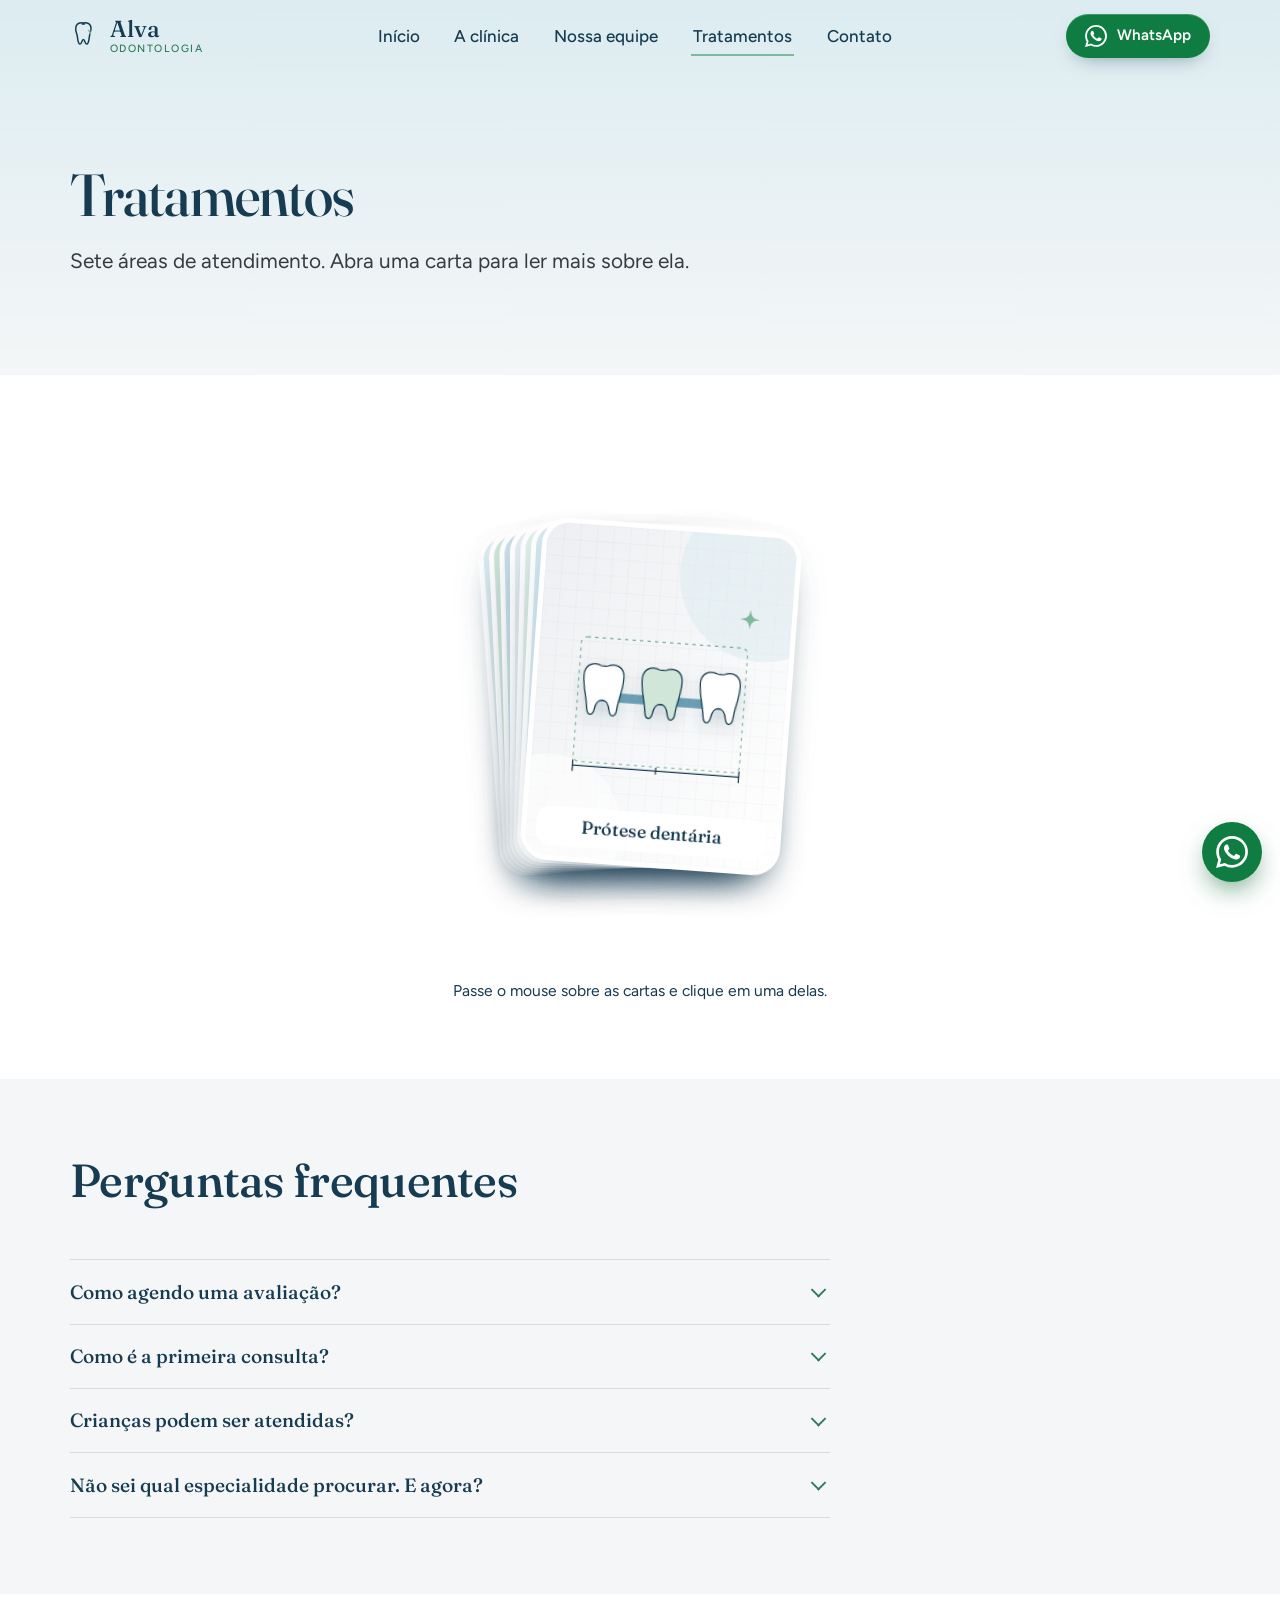
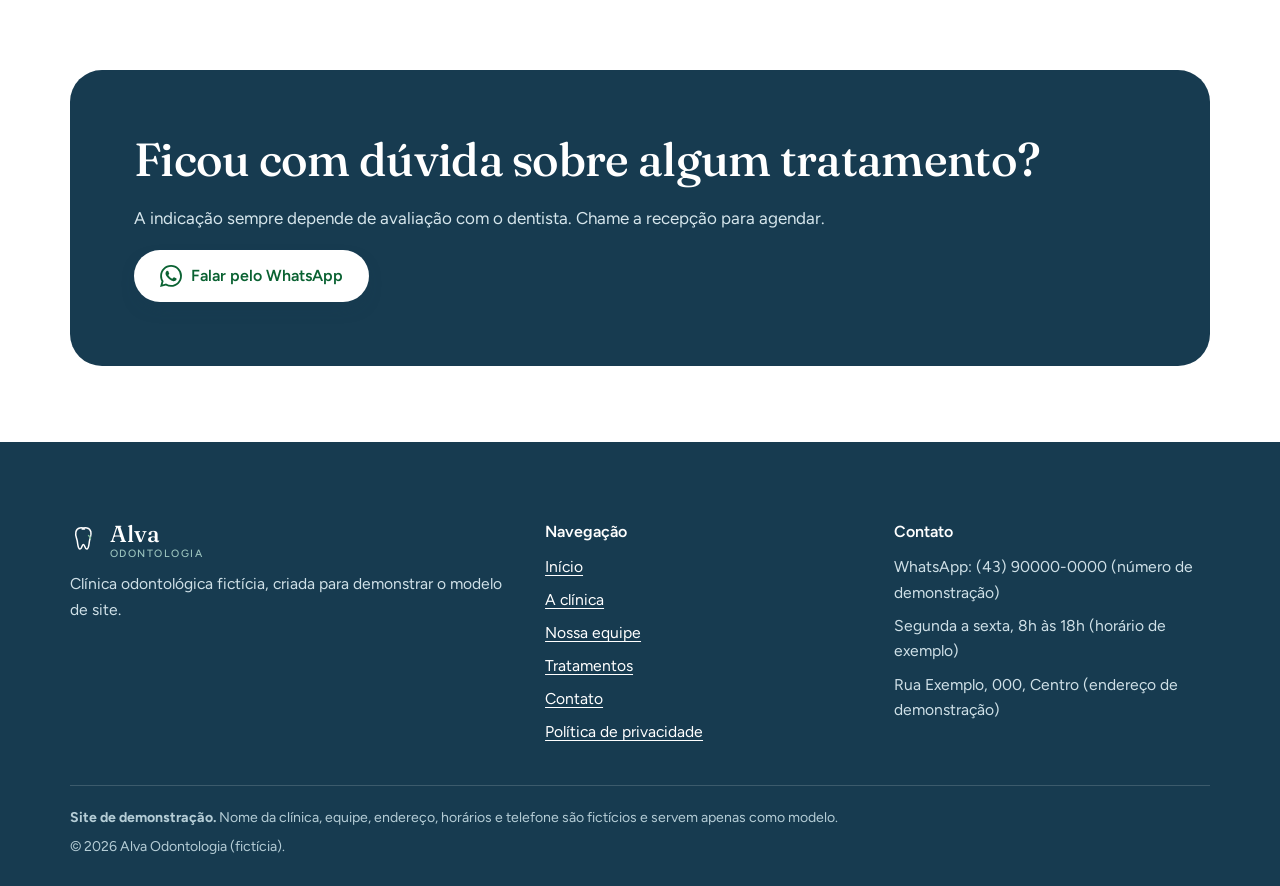
<file: tratamentos.html>
<!doctype html>
<html lang="pt-BR">
<head>
<meta charset="utf-8">
<meta name="viewport" content="width=device-width,initial-scale=1,viewport-fit=cover">
<title>Tratamentos | Alva Odontologia</title>
<meta name="description" content="Ortodontia, odontopediatria, implantodontia, clínica geral, estética dental, endodontia e prótese dentária. Conheça as áreas de atendimento da Alva Odontologia.">
<!-- DEMONSTRAÇÃO: remova a linha abaixo e o Disallow do robots.txt ao publicar o site real. -->
<meta name="robots" content="noindex,nofollow">
<meta name="theme-color" content="#FFFFFF">
<meta property="og:type" content="website">
<meta property="og:title" content="Tratamentos | Alva Odontologia">
<meta property="og:description" content="Ortodontia, odontopediatria, implantodontia, clínica geral, estética dental, endodontia e prótese dentária. Conheça as áreas de atendimento da Alva Odontologia.">
<meta property="og:image" content="img/og.png">
<meta property="og:locale" content="pt_BR">
<link rel="icon" href="img/favicon.svg" type="image/svg+xml">
<link rel="preconnect" href="https://fonts.googleapis.com"><link rel="preconnect" href="https://fonts.gstatic.com" crossorigin>
<link rel="stylesheet" href="https://fonts.googleapis.com/css2?family=Figtree:wght@400;500;600&family=Fraunces:opsz,wght@9..144,400;9..144,500&display=swap">
<link rel="stylesheet" href="css/site.css">
</head>
<body>
<a class="skip" href="#main">Ir para o conteúdo</a>
<header class="hd"><div class="wrap">
  <a class="logo" href="index.html" aria-label="Alva Odontologia, página inicial"><svg viewBox="0 0 40 50" aria-hidden="true"><path d="M20 3c-4-3-13-3-15 5-1.6 6 1.6 11 2.6 17 .8 5 1 13 4.6 13 3.2 0 3-8 5.8-8s2.600 8 5.800 8c3.600 0 3.800-8 4.600-13 1-6 4.200-11 2.600-17-2-8-11-8-15-5Z" fill="none" stroke="currentColor" stroke-width="2.6" stroke-linejoin="round" transform="translate(0 2) scale(.96)"/><path d="M26 16c2 1 3 3 3 5" stroke="#7FB89A" stroke-width="2.6" stroke-linecap="round" fill="none"/></svg><span>Alva<small>Odontologia</small></span></a>
  <nav class="nav" aria-label="Principal"><a href="index.html">Início</a><a href="a-clinica.html">A clínica</a><a href="equipe.html">Nossa equipe</a><a href="tratamentos.html" aria-current="page">Tratamentos</a><a href="contato.html">Contato</a></nav>
  <a class="btn wa" data-wa href="https://wa.me/5543900000000?text=Ol%C3%A1%21%20Conheci%20a%20cl%C3%ADnica%20pelo%20site%20e%20gostaria%20de%20obter%20mais%20informa%C3%A7%C3%B5es%20sobre%20os%20atendimentos." target="_blank" rel="noopener noreferrer"><svg viewBox="0 0 24 24" aria-hidden="true" focusable="false"><path d="M17.472 14.382c-.297-.149-1.758-.867-2.03-.967-.273-.099-.471-.148-.67.15-.197.297-.767.966-.94 1.164-.173.199-.347.223-.644.075-.297-.15-1.255-.463-2.39-1.475-.883-.788-1.48-1.761-1.653-2.059-.173-.297-.018-.458.13-.606.134-.133.298-.347.446-.52.149-.174.198-.298.298-.497.099-.198.05-.371-.025-.52-.075-.149-.669-1.612-.916-2.207-.242-.579-.487-.5-.669-.51-.173-.008-.371-.01-.57-.01-.198 0-.52.074-.792.372-.272.297-1.04 1.016-1.04 2.479 0 1.462 1.065 2.875 1.213 3.074.149.198 2.096 3.2 5.077 4.487.709.306 1.262.489 1.694.625.712.227 1.36.195 1.871.118.571-.085 1.758-.719 2.006-1.413.248-.694.248-1.289.173-1.413-.074-.124-.272-.198-.57-.347m-5.421 7.403h-.004a9.87 9.87 0 01-5.031-1.378l-.361-.214-3.741.982.998-3.648-.235-.374a9.86 9.86 0 01-1.51-5.26c.001-5.45 4.436-9.884 9.888-9.884 2.64 0 5.122 1.03 6.988 2.898a9.825 9.825 0 012.893 6.994c-.003 5.45-4.437 9.884-9.885 9.884m8.413-18.297A11.815 11.815 0 0012.05 0C5.495 0 .16 5.335.157 11.892c0 2.096.547 4.142 1.588 5.945L.057 24l6.305-1.654a11.882 11.882 0 005.683 1.448h.005c6.554 0 11.89-5.335 11.893-11.893a11.821 11.821 0 00-3.48-8.413Z"/></svg><span>WhatsApp</span></a>
  <button class="burger" type="button" aria-expanded="false" aria-controls="menu" aria-label="Abrir menu"><span></span></button>
</div></header>
<div class="drawer" id="menu"><a class="m" style="--n:0" href="index.html">Início</a><a class="m" style="--n:1" href="a-clinica.html">A clínica</a><a class="m" style="--n:2" href="equipe.html">Nossa equipe</a><a class="m" style="--n:3" href="tratamentos.html" aria-current="page">Tratamentos</a><a class="m" style="--n:4" href="contato.html">Contato</a><a class="btn wa" data-wa href="https://wa.me/5543900000000?text=Ol%C3%A1%21%20Conheci%20a%20cl%C3%ADnica%20pelo%20site%20e%20gostaria%20de%20obter%20mais%20informa%C3%A7%C3%B5es%20sobre%20os%20atendimentos." target="_blank" rel="noopener noreferrer"><svg viewBox="0 0 24 24" aria-hidden="true" focusable="false"><path d="M17.472 14.382c-.297-.149-1.758-.867-2.03-.967-.273-.099-.471-.148-.67.15-.197.297-.767.966-.94 1.164-.173.199-.347.223-.644.075-.297-.15-1.255-.463-2.39-1.475-.883-.788-1.48-1.761-1.653-2.059-.173-.297-.018-.458.13-.606.134-.133.298-.347.446-.52.149-.174.198-.298.298-.497.099-.198.05-.371-.025-.52-.075-.149-.669-1.612-.916-2.207-.242-.579-.487-.5-.669-.51-.173-.008-.371-.01-.57-.01-.198 0-.52.074-.792.372-.272.297-1.04 1.016-1.04 2.479 0 1.462 1.065 2.875 1.213 3.074.149.198 2.096 3.2 5.077 4.487.709.306 1.262.489 1.694.625.712.227 1.36.195 1.871.118.571-.085 1.758-.719 2.006-1.413.248-.694.248-1.289.173-1.413-.074-.124-.272-.198-.57-.347m-5.421 7.403h-.004a9.87 9.87 0 01-5.031-1.378l-.361-.214-3.741.982.998-3.648-.235-.374a9.86 9.86 0 01-1.51-5.26c.001-5.45 4.436-9.884 9.888-9.884 2.64 0 5.122 1.03 6.988 2.898a9.825 9.825 0 012.893 6.994c-.003 5.45-4.437 9.884-9.885 9.884m8.413-18.297A11.815 11.815 0 0012.05 0C5.495 0 .16 5.335.157 11.892c0 2.096.547 4.142 1.588 5.945L.057 24l6.305-1.654a11.882 11.882 0 005.683 1.448h.005c6.554 0 11.89-5.335 11.893-11.893a11.821 11.821 0 00-3.48-8.413Z"/></svg><span>Chamar no WhatsApp</span></a></div>
<main id="main">
<section class="page-hero"><div class="wrap"><h1 class="rv">Tratamentos</h1>
  <p class="lead rv" style="--d:100ms">Sete áreas de atendimento. Abra uma carta para ler mais sobre ela.</p></div></section>

<section class="band"><div class="wrap">
  <div class="deck" data-deck data-state="stack">
    <div class="stage"><ul class="cards">
<li class="card" id="ortodontia" style="--i:0">
  <button class="card-face" type="button" aria-label="Ortodontia: ver detalhes"><img src="img/carta-ortodontia.svg" width="600" height="800" alt="" loading="lazy" draggable="false"><span class="card-name">Ortodontia</span></button>
  <div class="card-body"><h3>Ortodontia</h3><p>Cuida do posicionamento dos dentes e da relação entre as arcadas. O dentista avalia cada caso e conversa sobre as opções de aparelho e o tempo de acompanhamento.</p><a class="btn wa" data-wa href="https://wa.me/5543900000000?text=Ol%C3%A1%21%20Conheci%20a%20cl%C3%ADnica%20pelo%20site%20e%20gostaria%20de%20obter%20mais%20informa%C3%A7%C3%B5es%20sobre%20os%20atendimentos." target="_blank" rel="noopener noreferrer"><svg viewBox="0 0 24 24" aria-hidden="true" focusable="false"><path d="M17.472 14.382c-.297-.149-1.758-.867-2.03-.967-.273-.099-.471-.148-.67.15-.197.297-.767.966-.94 1.164-.173.199-.347.223-.644.075-.297-.15-1.255-.463-2.39-1.475-.883-.788-1.48-1.761-1.653-2.059-.173-.297-.018-.458.13-.606.134-.133.298-.347.446-.52.149-.174.198-.298.298-.497.099-.198.05-.371-.025-.52-.075-.149-.669-1.612-.916-2.207-.242-.579-.487-.5-.669-.51-.173-.008-.371-.01-.57-.01-.198 0-.52.074-.792.372-.272.297-1.04 1.016-1.04 2.479 0 1.462 1.065 2.875 1.213 3.074.149.198 2.096 3.2 5.077 4.487.709.306 1.262.489 1.694.625.712.227 1.36.195 1.871.118.571-.085 1.758-.719 2.006-1.413.248-.694.248-1.289.173-1.413-.074-.124-.272-.198-.57-.347m-5.421 7.403h-.004a9.87 9.87 0 01-5.031-1.378l-.361-.214-3.741.982.998-3.648-.235-.374a9.86 9.86 0 01-1.51-5.26c.001-5.45 4.436-9.884 9.888-9.884 2.64 0 5.122 1.03 6.988 2.898a9.825 9.825 0 012.893 6.994c-.003 5.45-4.437 9.884-9.885 9.884m8.413-18.297A11.815 11.815 0 0012.05 0C5.495 0 .16 5.335.157 11.892c0 2.096.547 4.142 1.588 5.945L.057 24l6.305-1.654a11.882 11.882 0 005.683 1.448h.005c6.554 0 11.89-5.335 11.893-11.893a11.821 11.821 0 00-3.48-8.413Z"/></svg><span>Falar pelo WhatsApp</span></a></div>
</li>
<li class="card" id="odontopediatria" style="--i:1">
  <button class="card-face" type="button" aria-label="Odontopediatria: ver detalhes"><img src="img/carta-odontopediatria.svg" width="600" height="800" alt="" loading="lazy" draggable="false"><span class="card-name">Odontopediatria</span></button>
  <div class="card-body"><h3>Odontopediatria</h3><p>Atendimento voltado às crianças, em um ambiente pensado para que a primeira experiência no consultório seja tranquila, com orientação também para os responsáveis.</p><a class="btn wa" data-wa href="https://wa.me/5543900000000?text=Ol%C3%A1%21%20Conheci%20a%20cl%C3%ADnica%20pelo%20site%20e%20gostaria%20de%20obter%20mais%20informa%C3%A7%C3%B5es%20sobre%20os%20atendimentos." target="_blank" rel="noopener noreferrer"><svg viewBox="0 0 24 24" aria-hidden="true" focusable="false"><path d="M17.472 14.382c-.297-.149-1.758-.867-2.03-.967-.273-.099-.471-.148-.67.15-.197.297-.767.966-.94 1.164-.173.199-.347.223-.644.075-.297-.15-1.255-.463-2.39-1.475-.883-.788-1.48-1.761-1.653-2.059-.173-.297-.018-.458.13-.606.134-.133.298-.347.446-.52.149-.174.198-.298.298-.497.099-.198.05-.371-.025-.52-.075-.149-.669-1.612-.916-2.207-.242-.579-.487-.5-.669-.51-.173-.008-.371-.01-.57-.01-.198 0-.52.074-.792.372-.272.297-1.04 1.016-1.04 2.479 0 1.462 1.065 2.875 1.213 3.074.149.198 2.096 3.2 5.077 4.487.709.306 1.262.489 1.694.625.712.227 1.36.195 1.871.118.571-.085 1.758-.719 2.006-1.413.248-.694.248-1.289.173-1.413-.074-.124-.272-.198-.57-.347m-5.421 7.403h-.004a9.87 9.87 0 01-5.031-1.378l-.361-.214-3.741.982.998-3.648-.235-.374a9.86 9.86 0 01-1.51-5.26c.001-5.45 4.436-9.884 9.888-9.884 2.64 0 5.122 1.03 6.988 2.898a9.825 9.825 0 012.893 6.994c-.003 5.45-4.437 9.884-9.885 9.884m8.413-18.297A11.815 11.815 0 0012.05 0C5.495 0 .16 5.335.157 11.892c0 2.096.547 4.142 1.588 5.945L.057 24l6.305-1.654a11.882 11.882 0 005.683 1.448h.005c6.554 0 11.89-5.335 11.893-11.893a11.821 11.821 0 00-3.48-8.413Z"/></svg><span>Falar pelo WhatsApp</span></a></div>
</li>
<li class="card" id="implantodontia" style="--i:2">
  <button class="card-face" type="button" aria-label="Implantodontia: ver detalhes"><img src="img/carta-implantodontia.svg" width="600" height="800" alt="" loading="lazy" draggable="false"><span class="card-name">Implantodontia</span></button>
  <div class="card-body"><h3>Implantodontia</h3><p>Área que trata da reposição de dentes ausentes com implantes. Depende de avaliação clínica e de exames, e o plano é explicado com calma antes de qualquer decisão.</p><a class="btn wa" data-wa href="https://wa.me/5543900000000?text=Ol%C3%A1%21%20Conheci%20a%20cl%C3%ADnica%20pelo%20site%20e%20gostaria%20de%20obter%20mais%20informa%C3%A7%C3%B5es%20sobre%20os%20atendimentos." target="_blank" rel="noopener noreferrer"><svg viewBox="0 0 24 24" aria-hidden="true" focusable="false"><path d="M17.472 14.382c-.297-.149-1.758-.867-2.03-.967-.273-.099-.471-.148-.67.15-.197.297-.767.966-.94 1.164-.173.199-.347.223-.644.075-.297-.15-1.255-.463-2.39-1.475-.883-.788-1.48-1.761-1.653-2.059-.173-.297-.018-.458.13-.606.134-.133.298-.347.446-.52.149-.174.198-.298.298-.497.099-.198.05-.371-.025-.52-.075-.149-.669-1.612-.916-2.207-.242-.579-.487-.5-.669-.51-.173-.008-.371-.01-.57-.01-.198 0-.52.074-.792.372-.272.297-1.04 1.016-1.04 2.479 0 1.462 1.065 2.875 1.213 3.074.149.198 2.096 3.2 5.077 4.487.709.306 1.262.489 1.694.625.712.227 1.36.195 1.871.118.571-.085 1.758-.719 2.006-1.413.248-.694.248-1.289.173-1.413-.074-.124-.272-.198-.57-.347m-5.421 7.403h-.004a9.87 9.87 0 01-5.031-1.378l-.361-.214-3.741.982.998-3.648-.235-.374a9.86 9.86 0 01-1.51-5.26c.001-5.45 4.436-9.884 9.888-9.884 2.64 0 5.122 1.03 6.988 2.898a9.825 9.825 0 012.893 6.994c-.003 5.45-4.437 9.884-9.885 9.884m8.413-18.297A11.815 11.815 0 0012.05 0C5.495 0 .16 5.335.157 11.892c0 2.096.547 4.142 1.588 5.945L.057 24l6.305-1.654a11.882 11.882 0 005.683 1.448h.005c6.554 0 11.89-5.335 11.893-11.893a11.821 11.821 0 00-3.48-8.413Z"/></svg><span>Falar pelo WhatsApp</span></a></div>
</li>
<li class="card" id="clinica-geral" style="--i:3">
  <button class="card-face" type="button" aria-label="Clínica geral: ver detalhes"><img src="img/carta-clinica-geral.svg" width="600" height="800" alt="" loading="lazy" draggable="false"><span class="card-name">Clínica geral</span></button>
  <div class="card-body"><h3>Clínica geral</h3><p>Consultas de avaliação, prevenção e tratamento das necessidades mais comuns da boca. É um bom ponto de partida para quem ainda não sabe qual especialidade procurar.</p><a class="btn wa" data-wa href="https://wa.me/5543900000000?text=Ol%C3%A1%21%20Conheci%20a%20cl%C3%ADnica%20pelo%20site%20e%20gostaria%20de%20obter%20mais%20informa%C3%A7%C3%B5es%20sobre%20os%20atendimentos." target="_blank" rel="noopener noreferrer"><svg viewBox="0 0 24 24" aria-hidden="true" focusable="false"><path d="M17.472 14.382c-.297-.149-1.758-.867-2.03-.967-.273-.099-.471-.148-.67.15-.197.297-.767.966-.94 1.164-.173.199-.347.223-.644.075-.297-.15-1.255-.463-2.39-1.475-.883-.788-1.48-1.761-1.653-2.059-.173-.297-.018-.458.13-.606.134-.133.298-.347.446-.52.149-.174.198-.298.298-.497.099-.198.05-.371-.025-.52-.075-.149-.669-1.612-.916-2.207-.242-.579-.487-.5-.669-.51-.173-.008-.371-.01-.57-.01-.198 0-.52.074-.792.372-.272.297-1.04 1.016-1.04 2.479 0 1.462 1.065 2.875 1.213 3.074.149.198 2.096 3.2 5.077 4.487.709.306 1.262.489 1.694.625.712.227 1.36.195 1.871.118.571-.085 1.758-.719 2.006-1.413.248-.694.248-1.289.173-1.413-.074-.124-.272-.198-.57-.347m-5.421 7.403h-.004a9.87 9.87 0 01-5.031-1.378l-.361-.214-3.741.982.998-3.648-.235-.374a9.86 9.86 0 01-1.51-5.26c.001-5.45 4.436-9.884 9.888-9.884 2.64 0 5.122 1.03 6.988 2.898a9.825 9.825 0 012.893 6.994c-.003 5.45-4.437 9.884-9.885 9.884m8.413-18.297A11.815 11.815 0 0012.05 0C5.495 0 .16 5.335.157 11.892c0 2.096.547 4.142 1.588 5.945L.057 24l6.305-1.654a11.882 11.882 0 005.683 1.448h.005c6.554 0 11.89-5.335 11.893-11.893a11.821 11.821 0 00-3.48-8.413Z"/></svg><span>Falar pelo WhatsApp</span></a></div>
</li>
<li class="card" id="estetica-dental" style="--i:4">
  <button class="card-face" type="button" aria-label="Estética dental: ver detalhes"><img src="img/carta-estetica.svg" width="600" height="800" alt="" loading="lazy" draggable="false"><span class="card-name">Estética dental</span></button>
  <div class="card-body"><h3>Estética dental</h3><p>Procedimentos que buscam harmonizar a aparência do sorriso respeitando a saúde dos dentes e da gengiva. A indicação é feita pelo dentista, caso a caso.</p><a class="btn wa" data-wa href="https://wa.me/5543900000000?text=Ol%C3%A1%21%20Conheci%20a%20cl%C3%ADnica%20pelo%20site%20e%20gostaria%20de%20obter%20mais%20informa%C3%A7%C3%B5es%20sobre%20os%20atendimentos." target="_blank" rel="noopener noreferrer"><svg viewBox="0 0 24 24" aria-hidden="true" focusable="false"><path d="M17.472 14.382c-.297-.149-1.758-.867-2.03-.967-.273-.099-.471-.148-.67.15-.197.297-.767.966-.94 1.164-.173.199-.347.223-.644.075-.297-.15-1.255-.463-2.39-1.475-.883-.788-1.48-1.761-1.653-2.059-.173-.297-.018-.458.13-.606.134-.133.298-.347.446-.52.149-.174.198-.298.298-.497.099-.198.05-.371-.025-.52-.075-.149-.669-1.612-.916-2.207-.242-.579-.487-.5-.669-.51-.173-.008-.371-.01-.57-.01-.198 0-.52.074-.792.372-.272.297-1.04 1.016-1.04 2.479 0 1.462 1.065 2.875 1.213 3.074.149.198 2.096 3.2 5.077 4.487.709.306 1.262.489 1.694.625.712.227 1.36.195 1.871.118.571-.085 1.758-.719 2.006-1.413.248-.694.248-1.289.173-1.413-.074-.124-.272-.198-.57-.347m-5.421 7.403h-.004a9.87 9.87 0 01-5.031-1.378l-.361-.214-3.741.982.998-3.648-.235-.374a9.86 9.86 0 01-1.51-5.26c.001-5.45 4.436-9.884 9.888-9.884 2.64 0 5.122 1.03 6.988 2.898a9.825 9.825 0 012.893 6.994c-.003 5.45-4.437 9.884-9.885 9.884m8.413-18.297A11.815 11.815 0 0012.05 0C5.495 0 .16 5.335.157 11.892c0 2.096.547 4.142 1.588 5.945L.057 24l6.305-1.654a11.882 11.882 0 005.683 1.448h.005c6.554 0 11.89-5.335 11.893-11.893a11.821 11.821 0 00-3.48-8.413Z"/></svg><span>Falar pelo WhatsApp</span></a></div>
</li>
<li class="card" id="endodontia" style="--i:5">
  <button class="card-face" type="button" aria-label="Endodontia: ver detalhes"><img src="img/carta-endodontia.svg" width="600" height="800" alt="" loading="lazy" draggable="false"><span class="card-name">Endodontia</span></button>
  <div class="card-body"><h3>Endodontia</h3><p>Trata o interior do dente, a região do canal, quando há inflamação ou infecção. O objetivo é preservar o dente natural sempre que for possível.</p><a class="btn wa" data-wa href="https://wa.me/5543900000000?text=Ol%C3%A1%21%20Conheci%20a%20cl%C3%ADnica%20pelo%20site%20e%20gostaria%20de%20obter%20mais%20informa%C3%A7%C3%B5es%20sobre%20os%20atendimentos." target="_blank" rel="noopener noreferrer"><svg viewBox="0 0 24 24" aria-hidden="true" focusable="false"><path d="M17.472 14.382c-.297-.149-1.758-.867-2.03-.967-.273-.099-.471-.148-.67.15-.197.297-.767.966-.94 1.164-.173.199-.347.223-.644.075-.297-.15-1.255-.463-2.39-1.475-.883-.788-1.48-1.761-1.653-2.059-.173-.297-.018-.458.13-.606.134-.133.298-.347.446-.52.149-.174.198-.298.298-.497.099-.198.05-.371-.025-.52-.075-.149-.669-1.612-.916-2.207-.242-.579-.487-.5-.669-.51-.173-.008-.371-.01-.57-.01-.198 0-.52.074-.792.372-.272.297-1.04 1.016-1.04 2.479 0 1.462 1.065 2.875 1.213 3.074.149.198 2.096 3.2 5.077 4.487.709.306 1.262.489 1.694.625.712.227 1.36.195 1.871.118.571-.085 1.758-.719 2.006-1.413.248-.694.248-1.289.173-1.413-.074-.124-.272-.198-.57-.347m-5.421 7.403h-.004a9.87 9.87 0 01-5.031-1.378l-.361-.214-3.741.982.998-3.648-.235-.374a9.86 9.86 0 01-1.51-5.26c.001-5.45 4.436-9.884 9.888-9.884 2.64 0 5.122 1.03 6.988 2.898a9.825 9.825 0 012.893 6.994c-.003 5.45-4.437 9.884-9.885 9.884m8.413-18.297A11.815 11.815 0 0012.05 0C5.495 0 .16 5.335.157 11.892c0 2.096.547 4.142 1.588 5.945L.057 24l6.305-1.654a11.882 11.882 0 005.683 1.448h.005c6.554 0 11.89-5.335 11.893-11.893a11.821 11.821 0 00-3.48-8.413Z"/></svg><span>Falar pelo WhatsApp</span></a></div>
</li>
<li class="card" id="protese-dentaria" style="--i:6">
  <button class="card-face" type="button" aria-label="Prótese dentária: ver detalhes"><img src="img/carta-protese.svg" width="600" height="800" alt="" loading="lazy" draggable="false"><span class="card-name">Prótese dentária</span></button>
  <div class="card-body"><h3>Prótese dentária</h3><p>Reposição de dentes ou de partes deles para devolver função e conforto ao mastigar e falar. O dentista explica os tipos de prótese indicados para cada situação.</p><a class="btn wa" data-wa href="https://wa.me/5543900000000?text=Ol%C3%A1%21%20Conheci%20a%20cl%C3%ADnica%20pelo%20site%20e%20gostaria%20de%20obter%20mais%20informa%C3%A7%C3%B5es%20sobre%20os%20atendimentos." target="_blank" rel="noopener noreferrer"><svg viewBox="0 0 24 24" aria-hidden="true" focusable="false"><path d="M17.472 14.382c-.297-.149-1.758-.867-2.03-.967-.273-.099-.471-.148-.67.15-.197.297-.767.966-.94 1.164-.173.199-.347.223-.644.075-.297-.15-1.255-.463-2.39-1.475-.883-.788-1.48-1.761-1.653-2.059-.173-.297-.018-.458.13-.606.134-.133.298-.347.446-.52.149-.174.198-.298.298-.497.099-.198.05-.371-.025-.52-.075-.149-.669-1.612-.916-2.207-.242-.579-.487-.5-.669-.51-.173-.008-.371-.01-.57-.01-.198 0-.52.074-.792.372-.272.297-1.04 1.016-1.04 2.479 0 1.462 1.065 2.875 1.213 3.074.149.198 2.096 3.2 5.077 4.487.709.306 1.262.489 1.694.625.712.227 1.36.195 1.871.118.571-.085 1.758-.719 2.006-1.413.248-.694.248-1.289.173-1.413-.074-.124-.272-.198-.57-.347m-5.421 7.403h-.004a9.87 9.87 0 01-5.031-1.378l-.361-.214-3.741.982.998-3.648-.235-.374a9.86 9.86 0 01-1.51-5.26c.001-5.45 4.436-9.884 9.888-9.884 2.64 0 5.122 1.03 6.988 2.898a9.825 9.825 0 012.893 6.994c-.003 5.45-4.437 9.884-9.885 9.884m8.413-18.297A11.815 11.815 0 0012.05 0C5.495 0 .16 5.335.157 11.892c0 2.096.547 4.142 1.588 5.945L.057 24l6.305-1.654a11.882 11.882 0 005.683 1.448h.005c6.554 0 11.89-5.335 11.893-11.893a11.821 11.821 0 00-3.48-8.413Z"/></svg><span>Falar pelo WhatsApp</span></a></div>
</li>
</ul></div>
    <p class="deck-hint" aria-live="polite"></p>
    <div class="panel" aria-live="polite"><div class="panel-inner"></div></div>
  </div>
</div></section>

<section class="band tint"><div class="wrap">
  <div class="sec-head rv"><h2>Perguntas frequentes</h2></div>
  <div class="faq rv"><details name="faq"><summary>Como agendo uma avaliação?</summary><div class="ans">Pelo WhatsApp da clínica. A recepção informa os horários disponíveis e orienta sobre o que levar na primeira visita.</div></details><details name="faq"><summary>Como é a primeira consulta?</summary><div class="ans">Em geral, começa com uma conversa sobre o que você sente e seu histórico, seguida de um exame. O dentista explica o que encontrou e as opções, e nada é feito sem a sua concordância. (Texto de exemplo.)</div></details><details name="faq"><summary>Crianças podem ser atendidas?</summary><div class="ans">Sim. A odontopediatria cuida do atendimento infantil, com orientação aos responsáveis. (Texto de exemplo.)</div></details><details name="faq"><summary>Não sei qual especialidade procurar. E agora?</summary><div class="ans">Comece pela clínica geral. O dentista avalia e, se for necessário, indica o colega mais adequado para o seu caso.</div></details></div>
</div></section>
<section class="band"><div class="wrap"><div class="cta rv">
  <h2>Ficou com dúvida sobre algum tratamento?</h2><p>A indicação sempre depende de avaliação com o dentista. Chame a recepção para agendar.</p><a class="btn wa" data-wa href="https://wa.me/5543900000000?text=Ol%C3%A1%21%20Conheci%20a%20cl%C3%ADnica%20pelo%20site%20e%20gostaria%20de%20obter%20mais%20informa%C3%A7%C3%B5es%20sobre%20os%20atendimentos." target="_blank" rel="noopener noreferrer"><svg viewBox="0 0 24 24" aria-hidden="true" focusable="false"><path d="M17.472 14.382c-.297-.149-1.758-.867-2.03-.967-.273-.099-.471-.148-.67.15-.197.297-.767.966-.94 1.164-.173.199-.347.223-.644.075-.297-.15-1.255-.463-2.39-1.475-.883-.788-1.48-1.761-1.653-2.059-.173-.297-.018-.458.13-.606.134-.133.298-.347.446-.52.149-.174.198-.298.298-.497.099-.198.05-.371-.025-.52-.075-.149-.669-1.612-.916-2.207-.242-.579-.487-.5-.669-.51-.173-.008-.371-.01-.57-.01-.198 0-.52.074-.792.372-.272.297-1.04 1.016-1.04 2.479 0 1.462 1.065 2.875 1.213 3.074.149.198 2.096 3.2 5.077 4.487.709.306 1.262.489 1.694.625.712.227 1.36.195 1.871.118.571-.085 1.758-.719 2.006-1.413.248-.694.248-1.289.173-1.413-.074-.124-.272-.198-.57-.347m-5.421 7.403h-.004a9.87 9.87 0 01-5.031-1.378l-.361-.214-3.741.982.998-3.648-.235-.374a9.86 9.86 0 01-1.51-5.26c.001-5.45 4.436-9.884 9.888-9.884 2.64 0 5.122 1.03 6.988 2.898a9.825 9.825 0 012.893 6.994c-.003 5.45-4.437 9.884-9.885 9.884m8.413-18.297A11.815 11.815 0 0012.05 0C5.495 0 .16 5.335.157 11.892c0 2.096.547 4.142 1.588 5.945L.057 24l6.305-1.654a11.882 11.882 0 005.683 1.448h.005c6.554 0 11.89-5.335 11.893-11.893a11.821 11.821 0 00-3.48-8.413Z"/></svg><span>Falar pelo WhatsApp</span></a>
</div></div></section>
</main>
<footer class="ft"><div class="wrap">
  <div class="cols">
    <div><a class="logo" href="index.html"><svg viewBox="0 0 40 50" aria-hidden="true"><path d="M20 3c-4-3-13-3-15 5-1.6 6 1.6 11 2.6 17 .8 5 1 13 4.6 13 3.2 0 3-8 5.8-8s2.600 8 5.800 8c3.600 0 3.800-8 4.600-13 1-6 4.200-11 2.600-17-2-8-11-8-15-5Z" fill="none" stroke="currentColor" stroke-width="2.6" stroke-linejoin="round" transform="translate(0 2) scale(.96)"/><path d="M26 16c2 1 3 3 3 5" stroke="#7FB89A" stroke-width="2.6" stroke-linecap="round" fill="none"/></svg><span>Alva<small>Odontologia</small></span></a>
      <p>Clínica odontológica fictícia, criada para demonstrar o modelo de site.</p></div>
    <div><h3>Navegação</h3><ul><li><a href="index.html">Início</a></li><li><a href="a-clinica.html">A clínica</a></li><li><a href="equipe.html">Nossa equipe</a></li><li><a href="tratamentos.html">Tratamentos</a></li><li><a href="contato.html">Contato</a></li><li><a href="privacidade.html">Política de privacidade</a></li></ul></div>
    <div><h3>Contato</h3><ul>
      <li>WhatsApp: <span data-wa-text>(43) 90000-0000 (número de demonstração)</span></li>
      <li>Segunda a sexta, 8h às 18h (horário de exemplo)</li>
      <li>Rua Exemplo, 000, Centro (endereço de demonstração)</li></ul></div>
  </div>
  <div class="fine"><p><strong>Site de demonstração.</strong> Nome da clínica, equipe, endereço, horários e telefone são fictícios e servem apenas como modelo.</p>
  <p>© <span data-year>2026</span> Alva Odontologia (fictícia).</p></div>
</div></footer>
<a class="wa-float" data-wa href="https://wa.me/5543900000000?text=Ol%C3%A1%21%20Conheci%20a%20cl%C3%ADnica%20pelo%20site%20e%20gostaria%20de%20obter%20mais%20informa%C3%A7%C3%B5es%20sobre%20os%20atendimentos." target="_blank" rel="noopener noreferrer" aria-label="Conversar pelo WhatsApp"><svg viewBox="0 0 24 24" aria-hidden="true" focusable="false"><path d="M17.472 14.382c-.297-.149-1.758-.867-2.03-.967-.273-.099-.471-.148-.67.15-.197.297-.767.966-.94 1.164-.173.199-.347.223-.644.075-.297-.15-1.255-.463-2.39-1.475-.883-.788-1.48-1.761-1.653-2.059-.173-.297-.018-.458.13-.606.134-.133.298-.347.446-.52.149-.174.198-.298.298-.497.099-.198.05-.371-.025-.52-.075-.149-.669-1.612-.916-2.207-.242-.579-.487-.5-.669-.51-.173-.008-.371-.01-.57-.01-.198 0-.52.074-.792.372-.272.297-1.04 1.016-1.04 2.479 0 1.462 1.065 2.875 1.213 3.074.149.198 2.096 3.2 5.077 4.487.709.306 1.262.489 1.694.625.712.227 1.36.195 1.871.118.571-.085 1.758-.719 2.006-1.413.248-.694.248-1.289.173-1.413-.074-.124-.272-.198-.57-.347m-5.421 7.403h-.004a9.87 9.87 0 01-5.031-1.378l-.361-.214-3.741.982.998-3.648-.235-.374a9.86 9.86 0 01-1.51-5.26c.001-5.45 4.436-9.884 9.888-9.884 2.64 0 5.122 1.03 6.988 2.898a9.825 9.825 0 012.893 6.994c-.003 5.45-4.437 9.884-9.885 9.884m8.413-18.297A11.815 11.815 0 0012.05 0C5.495 0 .16 5.335.157 11.892c0 2.096.547 4.142 1.588 5.945L.057 24l6.305-1.654a11.882 11.882 0 005.683 1.448h.005c6.554 0 11.89-5.335 11.893-11.893a11.821 11.821 0 00-3.48-8.413Z"/></svg></a>
<script src="js/config.js"></script>
<script src="js/site.js"></script>
</body>
</html>
</file>
<file: css/site.css>
/* Alva Odontologia — site de demonstração. Mobile-first. */
:root{
  --white:#FFFFFF; --navy:#173B50; --sky:#DCECF1; --cloud:#F4F6F7; --ink:#343C42;
  --green:#7FB89A; --green-d:#2F7A59; --mint:#E3F0E8;
  --wa:#0F7D41; --wa-d:#0A6232;
  --line:rgba(23,59,80,.14);
  --f-head:"Fraunces","Iowan Old Style","Palatino Linotype",Georgia,serif;
  --f-body:"Figtree","Segoe UI",system-ui,-apple-system,Roboto,sans-serif;
  --ease:cubic-bezier(.16,1,.3,1);
  --hh:72px;
  --gx:max(20px,env(safe-area-inset-left,0px));
  --gx2:max(20px,env(safe-area-inset-right,0px));
}
*,*::before,*::after{box-sizing:border-box}
html{scroll-behavior:smooth;-webkit-text-size-adjust:100%;scroll-padding-top:calc(var(--hh) + 16px)}
body{margin:0;background:var(--white);color:var(--ink);font:400 1.0625rem/1.65 var(--f-body);overflow-x:hidden;animation:pagein .6s var(--ease) both}
@keyframes pagein{from{opacity:0}to{opacity:1}}
@view-transition{navigation:auto}
img,svg{display:block;max-width:100%}
a{color:inherit;text-underline-offset:.2em;text-decoration-thickness:1px}
h1,h2,h3{font-family:var(--f-head);color:var(--navy);font-weight:500;line-height:1.12;letter-spacing:-.015em;margin:0;text-wrap:balance}
h1{font-size:clamp(2.35rem,7.4vw,4.4rem);font-variation-settings:"opsz" 144}
h2{font-size:clamp(1.8rem,4.6vw,2.9rem)}
h3{font-size:1.35rem}
p{margin:0 0 1em;max-width:66ch;text-wrap:pretty}
.lead{font-size:clamp(1.1rem,2.2vw,1.3rem);color:var(--ink);max-width:56ch}
::selection{background:var(--navy);color:var(--white)}
:focus-visible{outline:3px solid var(--green-d);outline-offset:3px;border-radius:6px}
html{scrollbar-color:var(--navy) var(--cloud)}
::-webkit-scrollbar{width:12px}::-webkit-scrollbar-track{background:var(--cloud)}
::-webkit-scrollbar-thumb{background:var(--navy);border-radius:8px;border:3px solid var(--cloud)}
input,textarea{caret-color:var(--green-d)}
.sr{position:absolute;width:1px;height:1px;overflow:hidden;clip:rect(0 0 0 0);white-space:nowrap}
.skip{position:absolute;left:12px;top:-60px;z-index:100;background:var(--navy);color:#fff;padding:10px 16px;border-radius:10px;text-decoration:none;transition:top .2s}
.skip:focus{top:12px}

.wrap{width:100%;max-width:1180px;margin-inline:auto;padding-left:var(--gx);padding-right:var(--gx2)}
.band{padding-block:clamp(40px,6vw,76px)}
.band.tint{background:var(--cloud)}
.band.sky{background:var(--sky)}
.stack>*+*{margin-top:1.1rem}

/* Botões */
.btn{--bg:var(--navy);--fg:#fff;display:inline-flex;align-items:center;justify-content:center;gap:.6rem;min-height:52px;padding:.8rem 1.6rem;border-radius:999px;background:var(--bg);color:var(--fg);font:600 1rem/1 var(--f-body);text-decoration:none;border:0;cursor:pointer;transition:transform .35s var(--ease),box-shadow .35s var(--ease),background .25s;box-shadow:0 1px 0 rgba(255,255,255,.18) inset,0 8px 20px -10px rgba(23,59,80,.55)}
.btn:hover{transform:translateY(-2px);box-shadow:0 1px 0 rgba(255,255,255,.18) inset,0 14px 26px -12px rgba(23,59,80,.6)}
.btn:active{transform:translateY(0) scale(.97);transition-duration:.08s}
.btn.wa{--bg:var(--wa)}
.btn.wa:hover{background:var(--wa-d)}
.btn.ghost{--bg:transparent;--fg:var(--navy);box-shadow:inset 0 0 0 1.5px var(--navy)}
.btn.ghost:hover{background:var(--navy);color:#fff}
.btn svg{width:22px;height:22px;flex:none;fill:currentColor}
.btn-row{display:flex;flex-wrap:wrap;gap:12px;margin-top:1.8rem}
.link{color:var(--navy);font-weight:600;text-decoration:underline;text-decoration-color:var(--green);text-decoration-thickness:2px}
.link:hover{text-decoration-color:var(--navy)}

/* Cabeçalho */
.hd{position:fixed;inset:0 0 auto 0;z-index:50;height:var(--hh);padding-top:env(safe-area-inset-top,0px);transition:background .4s,box-shadow .4s,backdrop-filter .4s;height:calc(var(--hh) + env(safe-area-inset-top,0px))}
.hd.solid{background:rgba(255,255,255,.82);-webkit-backdrop-filter:blur(16px) saturate(1.4);backdrop-filter:blur(16px) saturate(1.4);box-shadow:0 1px 0 var(--line),0 10px 30px -22px rgba(23,59,80,.5)}
.hd .wrap{height:var(--hh);display:flex;align-items:center;justify-content:space-between;gap:16px}
.logo{display:flex;align-items:center;gap:10px;text-decoration:none;color:var(--navy);font:500 1.45rem/1 var(--f-head)}
.logo svg{width:30px;height:30px}
.logo small{display:block;font:500 .66rem/1 var(--f-body);letter-spacing:.14em;text-transform:uppercase;color:var(--green-d);margin-top:4px}
.nav{display:none}
.nav a{position:relative;text-decoration:none;color:var(--navy);font-weight:500;padding:.5rem .15rem}
.nav a::after{content:"";position:absolute;left:0;right:0;bottom:2px;height:2px;background:var(--green);transform:scaleX(0);transform-origin:left;transition:transform .45s var(--ease)}
.nav a:hover::after,.nav a[aria-current=page]::after{transform:scaleX(1)}
.hd .btn{min-height:44px;padding:.6rem 1.2rem;font-size:.95rem;display:none}
.burger{width:48px;height:48px;border-radius:50%;border:0;background:transparent;color:var(--navy);display:grid;place-items:center;cursor:pointer}
.burger span{display:block;width:22px;height:2px;background:currentColor;border-radius:2px;position:relative;transition:background .2s}
.burger span::before,.burger span::after{content:"";position:absolute;left:0;width:22px;height:2px;background:currentColor;border-radius:2px;transition:transform .45s var(--ease)}
.burger span::before{top:-7px}.burger span::after{top:7px}
.burger[aria-expanded=true] span{background:transparent}
.burger[aria-expanded=true] span::before{transform:translateY(7px) rotate(45deg)}
.burger[aria-expanded=true] span::after{transform:translateY(-7px) rotate(-45deg)}
.drawer{position:fixed;inset:0;z-index:40;background:rgba(255,255,255,.97);-webkit-backdrop-filter:blur(18px);backdrop-filter:blur(18px);padding:calc(var(--hh) + env(safe-area-inset-top,0px) + 24px) var(--gx2) 32px var(--gx);display:flex;flex-direction:column;gap:6px;clip-path:inset(0 0 100% 0);visibility:hidden;transition:clip-path .65s var(--ease),visibility 0s .65s}
.drawer.open{clip-path:inset(0 0 0 0);visibility:visible;transition:clip-path .65s var(--ease),visibility 0s}
.drawer a.m{font:500 clamp(1.7rem,7vw,2.3rem)/1.2 var(--f-head);color:var(--navy);text-decoration:none;padding:.6rem 0;border-bottom:1px solid var(--line);opacity:0;transform:translateY(18px);transition:opacity .5s var(--ease),transform .6s var(--ease)}
.drawer.open a.m{opacity:1;transform:none;transition-delay:calc(var(--n)*70ms + 150ms)}
.drawer a.m[aria-current=page]{color:var(--green-d)}
.drawer .btn{margin-top:22px;align-self:flex-start;opacity:0;transform:translateY(18px);transition:opacity .5s var(--ease),transform .6s var(--ease)}
.drawer.open .btn{opacity:1;transform:none;transition-delay:600ms}
body.lock{overflow:hidden}
@media (min-width:960px){
  .nav{display:flex;gap:30px}
  .hd .btn{display:inline-flex}
  .burger,.drawer{display:none}
}

/* Hero */
.hero{position:relative;padding-top:calc(var(--hh) + clamp(24px,4vw,56px));padding-bottom:clamp(36px,5vw,64px);background:linear-gradient(180deg,var(--sky) 0%,var(--cloud) 62%,var(--white) 100%);overflow:hidden}
.hero .wrap{display:grid;gap:40px;align-items:center}
.hero h1{margin-bottom:1.2rem}
.hero-art{position:relative;max-width:340px;width:100%;margin-inline:auto}
.hero-art::before{content:"";position:absolute;top:7%;bottom:-5%;left:8%;right:-16px;border-radius:44% 56% 50% 50%/48% 44% 56% 52%;background:var(--mint);z-index:0}
.hero-art img{position:relative;z-index:1;width:100%;border-radius:28px;box-shadow:0 30px 60px -30px rgba(23,59,80,.45);aspect-ratio:4/5;object-fit:cover}
@media (min-width:900px){.hero .wrap{grid-template-columns:1.1fr .9fr;gap:64px}}
.page-hero{padding-top:calc(var(--hh) + clamp(40px,7vw,90px));padding-bottom:clamp(40px,6vw,76px);background:linear-gradient(180deg,var(--sky),var(--cloud))}
.page-hero h1{font-size:clamp(2.2rem,6.4vw,3.7rem);margin-bottom:1rem}

/* Seções genéricas */
.split{display:grid;gap:clamp(28px,5vw,64px);align-items:center}
@media (min-width:860px){.split{grid-template-columns:1fr 1fr}.split.flip>:first-child{order:2}}
.photo{overflow:hidden;border-radius:26px;background:var(--sky);position:relative}
.photo img{width:100%;height:100%;object-fit:cover;transition:transform 1.1s var(--ease)}
.photo:hover img{transform:scale(1.06)}
.photo.r43{aspect-ratio:4/3}
.photo.r45{aspect-ratio:4/5}
.sec-head{display:grid;gap:14px;margin-bottom:clamp(28px,5vw,52px);max-width:62ch}
.sec-head p{margin:0}
.plain{list-style:none;margin:0;padding:0;display:grid;gap:0}
.plain li{padding:1.1rem 0;border-top:1px solid var(--line)}
.plain li:last-child{border-bottom:1px solid var(--line)}
.plain strong{display:block;font:500 1.25rem/1.25 var(--f-head);color:var(--navy);margin-bottom:.25rem}
.plain span{display:block;max-width:56ch}
.tlist{display:flex;flex-wrap:wrap;gap:10px;list-style:none;margin:1.6rem 0 0;padding:0}
.tlist a{display:inline-block;padding:.55rem 1.05rem;border-radius:999px;background:#fff;color:var(--navy);text-decoration:none;font-weight:500;box-shadow:inset 0 0 0 1px var(--line);transition:background .3s,color .3s,transform .4s var(--ease)}
.tlist a:hover{background:var(--navy);color:#fff;transform:translateY(-2px)}

/* Equipe */
.team{display:grid;gap:clamp(24px,4vw,44px)}
@media (min-width:700px){.team{grid-template-columns:repeat(2,1fr)}}
.dent{display:grid;gap:18px}
.dent .photo{aspect-ratio:4/5}
.dent h3{font-size:1.6rem}
.dent .esp{color:var(--green-d);font-weight:600;margin:.2rem 0 .8rem}
.dent .tag{display:inline-block;font-size:.85rem;color:var(--navy);background:var(--mint);padding:.25rem .7rem;border-radius:999px;margin-top:.4rem}
.dent{--d:0ms}
.dent:nth-child(2){--d:140ms}

/* Contato */
.contact{display:grid;gap:clamp(28px,5vw,60px)}
@media (min-width:860px){.contact{grid-template-columns:1fr 1fr}}
.info{display:grid;gap:0;margin:0}
.info div{padding:1.1rem 0;border-top:1px solid var(--line)}
.info div:last-child{border-bottom:1px solid var(--line)}
.info dt{font-weight:600;color:var(--navy);margin-bottom:.2rem}
.info dd{margin:0}
.map{border-radius:26px;background:var(--sky);min-height:280px;display:grid;place-items:center;text-align:center;padding:28px;color:var(--navy);position:relative;overflow:hidden}
.map::before{content:"";position:absolute;inset:0;background:
 linear-gradient(var(--line) 1px,transparent 1px) 0 0/44px 44px,linear-gradient(90deg,var(--line) 1px,transparent 1px) 0 0/44px 44px}
.map>*{position:relative}
.map svg{width:44px;height:44px;margin:0 auto 10px;fill:var(--green-d)}
.demo{font-size:.92rem;color:var(--navy);background:var(--mint);border-radius:14px;padding:.8rem 1rem;max-width:62ch}

/* FAQ */
.faq{max-width:760px}
.faq details{border-top:1px solid var(--line)}
.faq details:last-child{border-bottom:1px solid var(--line)}
.faq summary{list-style:none;cursor:pointer;padding:1.2rem 2.4rem 1.2rem 0;font:500 1.2rem/1.3 var(--f-head);color:var(--navy);position:relative}
.faq summary::-webkit-details-marker{display:none}
.faq summary::after{content:"";position:absolute;right:6px;top:50%;width:11px;height:11px;border-right:2px solid var(--green-d);border-bottom:2px solid var(--green-d);transform:translateY(-70%) rotate(45deg);transition:transform .45s var(--ease)}
.faq details[open] summary::after{transform:translateY(-30%) rotate(-135deg)}
.faq .ans{padding:0 0 1.3rem;max-width:60ch}

/* CTA */
.cta{background:var(--navy);color:#fff;border-radius:32px;padding:clamp(32px,6vw,64px);display:grid;gap:18px;justify-items:start}
.cta h2{color:#fff}
.cta p{color:#D6E6EC;margin:0}
.cta .btn.wa{--bg:#fff;--fg:var(--wa-d)}
.cta .btn.wa:hover{background:var(--sky)}

/* Rodapé */
.ft{background:var(--navy);color:#CFE0E7;padding-block:clamp(48px,7vw,80px) 28px;font-size:.98rem}
.ft a{color:#fff}
.ft .cols{display:grid;gap:32px}
@media (min-width:800px){.ft .cols{grid-template-columns:1.4fr 1fr 1fr}}
.ft h3{font:600 1rem/1.2 var(--f-body);color:#fff;margin-bottom:.8rem;letter-spacing:0}
.ft ul{list-style:none;margin:0;padding:0;display:grid;gap:.45rem}
.ft .logo{color:#fff;margin-bottom:12px}
.ft .logo small{color:#9CC4BE}
.ft .fine{margin-top:40px;padding-top:20px;border-top:1px solid rgba(255,255,255,.16);display:grid;gap:6px;font-size:.88rem;color:#B5CDD6}
.ft .fine p{margin:0;max-width:none}

/* WhatsApp flutuante */
.wa-float{position:fixed;z-index:45;right:max(18px,env(safe-area-inset-right,0px));bottom:max(18px,env(safe-area-inset-bottom,0px));width:60px;height:60px;border-radius:50%;background:var(--wa);color:#fff;display:grid;place-items:center;box-shadow:0 12px 28px -8px rgba(10,98,50,.7);transition:transform .4s var(--ease),background .25s;text-decoration:none}
.wa-float svg{width:32px;height:32px;fill:currentColor}
.wa-float:hover{transform:scale(1.08);background:var(--wa-d)}
.wa-float:active{transform:scale(.94);transition-duration:.08s}
.wa-float::after{content:"";position:absolute;inset:0;border-radius:50%;border:2px solid var(--wa);opacity:0;pointer-events:none}
.wa-float.pulse::after{animation:ring 1.8s ease-out 2}
@keyframes ring{0%{transform:scale(1);opacity:.7}100%{transform:scale(1.7);opacity:0}}

/* Revelações */
.js .rv{opacity:0;transform:translateY(26px);transition:opacity .9s var(--ease) var(--d,0ms),transform 1s var(--ease) var(--d,0ms)}
.js .rv.in{opacity:1;transform:none}
.js .rv-clip{clip-path:inset(0 0 100% 0 round 26px);transition:clip-path 1.2s var(--ease) var(--d,0ms)}
.js .rv-clip.in{clip-path:inset(0 0 0 0 round 26px)}

/* ===== Deck de tratamentos ===== */
.deck{container-type:inline-size;position:relative}
.stage{--cw:clamp(150px,24cqw,250px);--step:min(calc((100cqw - var(--cw) - 12px) / 6),calc(var(--cw) * .78));--p:0;position:relative;height:calc(var(--cw) * 1.85 + 56px);perspective:1600px}
.deck[data-state=fan] .stage,.deck[data-state=open] .stage{--p:1}
.cards{list-style:none;margin:0;padding:0}
.card{--k:calc(var(--i) - 3);--lift:0px;position:absolute;left:50%;top:calc(var(--cw) * .22 + 24px);width:var(--cw);margin-left:calc(var(--cw) / -2);aspect-ratio:3/4;z-index:calc(var(--i) + 1);
  transform:translate3d(calc(var(--k) * (var(--step) * var(--p) + 7px * (1 - var(--p)))),calc(var(--k) * var(--k) * 5px * var(--p) + var(--lift)),0) rotate(calc(var(--k) * (var(--r,5deg) * var(--p) + 1.4deg * (1 - var(--p)))));
  transition:transform .8s var(--ease),opacity .45s var(--ease),filter .45s}
.card-face{all:unset;box-sizing:border-box;cursor:pointer;display:block;width:100%;height:100%;border-radius:22px;overflow:hidden;position:relative;background:var(--sky);box-shadow:0 0 0 5px #fff,0 18px 40px -16px rgba(23,59,80,.55);transition:box-shadow .5s var(--ease)}
.card-face:focus-visible{outline:3px solid var(--green-d);outline-offset:6px}
.card-face img{width:100%;height:100%;object-fit:cover}
.card-name{position:absolute;left:10px;right:10px;bottom:10px;background:rgba(255,255,255,.94);color:var(--navy);padding:.6rem .8rem;border-radius:14px;font:500 clamp(.92rem,1.9cqw,1.12rem)/1.2 var(--f-head);text-align:center}
.deck[data-state=fan] .card:hover,.deck[data-state=fan] .card:focus-within{--lift:-22px;z-index:30}
.deck[data-state=fan] .card:hover .card-face{box-shadow:0 0 0 5px #fff,0 30px 50px -18px rgba(23,59,80,.6)}
.card-body{display:none}
.deck[data-state=open] .card{opacity:0;pointer-events:none}
.deck[data-state=open] .card.is-open{opacity:1;pointer-events:auto;z-index:40;transform:translate3d(var(--ox,0px),0,0) scale(1.22) rotate(0deg)}
.panel{position:relative;opacity:0;visibility:hidden;transform:translateY(16px);transition:opacity .5s var(--ease) .15s,transform .7s var(--ease) .15s,visibility 0s .6s}
.deck[data-state=open] .panel{opacity:1;visibility:visible;transform:none;transition-delay:.15s,.15s,0s}
.panel h3{font-size:clamp(1.7rem,4vw,2.4rem);margin-bottom:.7rem}
.panel p{margin-bottom:1.2rem}
.panel .close{all:unset;cursor:pointer;color:var(--navy);font-weight:600;margin-left:14px;text-decoration:underline;text-decoration-color:var(--green);text-decoration-thickness:2px;text-underline-offset:.25em;padding:12px 4px}
.panel .close:focus-visible{outline:3px solid var(--green-d);outline-offset:3px}
.deck-hint{text-align:center;color:var(--navy);margin:8px auto 0;font-size:.98rem;transition:opacity .4s}
.deck[data-state=open] .deck-hint{opacity:0}
.panel-inner{max-width:60ch}
@media (min-width:860px){
  .panel{position:absolute;right:0;top:50%;width:min(40cqw,460px);margin-top:calc(var(--cw) * -.2);transform:translate(16px,-50%)}
  .deck[data-state=open] .panel{transform:translate(0,-50%)}
  .deck[data-state=open] .card.is-open{--ox:-25cqw}
}
@media (max-width:859px){
  .deck[data-state=open] .stage{height:calc(var(--cw) * 1.85 + 56px)}
  .panel{margin-top:6px;display:none}
  .deck[data-state=open] .panel{display:block}
}
/* sem JS: grade simples com texto visível */
html:not(.js) .stage{height:auto;perspective:none}
html:not(.js) .cards{display:grid;gap:22px;grid-template-columns:repeat(auto-fill,minmax(230px,1fr))}
html:not(.js) .card{position:static;transform:none;width:auto;margin:0}
html:not(.js) .card-body{display:block;padding:14px 4px}
html:not(.js) .panel,html:not(.js) .deck-hint{display:none}

@media (prefers-reduced-motion:reduce){
  *,*::before,*::after{animation-duration:.01ms!important;animation-iteration-count:1!important;transition-duration:.01ms!important;transition-delay:0ms!important;scroll-behavior:auto!important}
  .js .rv,.js .rv-clip{opacity:1;transform:none;clip-path:none}
}
@media (max-width:859px){.hero-art{max-width:250px}.photo.r43{aspect-ratio:16/10}.split{gap:24px}.sec-head{margin-bottom:24px}.dent .photo{aspect-ratio:1/1}.dent .photo img{object-position:center 30%}}
.hero-art img{height:auto}

/* ===== Carrossel em leque (home) ===== */
.flow-head{display:grid;justify-items:center;text-align:center;gap:14px;margin-bottom:8px}
.flow-head p{margin:0 auto}
.flow-ctl{display:flex;align-items:center;gap:14px;margin-top:6px}
.fbtn{width:48px;height:48px;border-radius:50%;border:0;background:var(--navy);color:#fff;display:grid;place-items:center;cursor:pointer;transition:transform .35s var(--ease),background .25s}
.fbtn svg{width:22px;height:22px}
.fbtn:hover{transform:scale(1.08);background:var(--green-d)}
.fbtn:active{transform:scale(.92);transition-duration:.08s}
.fcount{font:500 1rem/1 var(--f-body);color:var(--navy);min-width:64px;text-align:center;font-variant-numeric:tabular-nums}
.flow{container-type:inline-size;outline-offset:6px;touch-action:pan-y;user-select:none;-webkit-user-select:none}
.flow-stage{--cw:clamp(190px,30cqw,300px);position:relative;height:calc(var(--cw) * 1.333 + 70px);perspective:1500px;overflow:hidden;padding-top:0}
.fcard{--o:0;--ao:0;position:absolute;left:50%;top:34px;width:var(--cw);margin-left:calc(var(--cw) / -2);aspect-ratio:3/4;border-radius:22px;overflow:hidden;background:var(--sky);display:block;text-decoration:none;color:#fff;
  box-shadow:0 0 0 4px #fff,0 24px 44px -20px rgba(23,59,80,.55);
  transform:translate3d(calc(var(--o) * var(--cw) * .66),0,calc(var(--ao) * -110px)) rotateY(calc(var(--o) * -24deg));
  opacity:1;z-index:calc(10 - var(--ao));
  transition:transform .9s var(--ease) calc(var(--ao) * 70ms + .25s),opacity .6s var(--ease) calc(var(--ao) * 70ms + .25s),filter .5s}
.fcard[data-hide]{opacity:0;pointer-events:none}
.flow:not(.in) .fcard{transform:translate3d(0,110px,-80px);opacity:0;transition-delay:calc(var(--ao) * 40ms)}
.flow:not(.in) .fcard[data-c]{transition-delay:0s}
.fcard img{width:100%;height:100%;object-fit:cover;pointer-events:none}
.fcard:not([data-c]){filter:saturate(.75) brightness(.94)}
.fcap{position:absolute;left:12px;right:52px;top:12px;padding:.55rem .7rem;border-radius:14px;background:rgba(23,59,80,.62);-webkit-backdrop-filter:blur(10px);backdrop-filter:blur(10px);text-align:left;display:grid;gap:2px}
.fcap strong{font:500 1.02rem/1.2 var(--f-head)}
.fcap span{font-size:.8rem;line-height:1.3;color:#E4EEF2}
.fgo{position:absolute;right:12px;top:12px;width:34px;height:34px;border-radius:50%;background:#fff;color:var(--navy);display:grid;place-items:center;transition:transform .4s var(--ease),background .25s,color .25s}
.fgo svg{width:18px;height:18px}
.fcard[data-c]:hover .fgo{transform:scale(1.12);background:var(--navy);color:#fff}
.fcard:focus-visible{outline:3px solid var(--green-d);outline-offset:4px}
html:not(.js) .flow-stage{height:auto;overflow:visible;perspective:none;display:grid;grid-template-columns:repeat(auto-fill,minmax(200px,1fr));gap:18px}
html:not(.js) .fcard{position:static;margin:0;width:auto;transform:none;opacity:1}
html:not(.js) .flow-ctl{display:none}
@media (prefers-reduced-motion:reduce){.flow:not(.in) .fcard{transform:translate3d(calc(var(--o) * var(--cw) * .66),0,calc(var(--ao) * -110px)) rotateY(calc(var(--o) * -24deg));opacity:1}}
</file>
